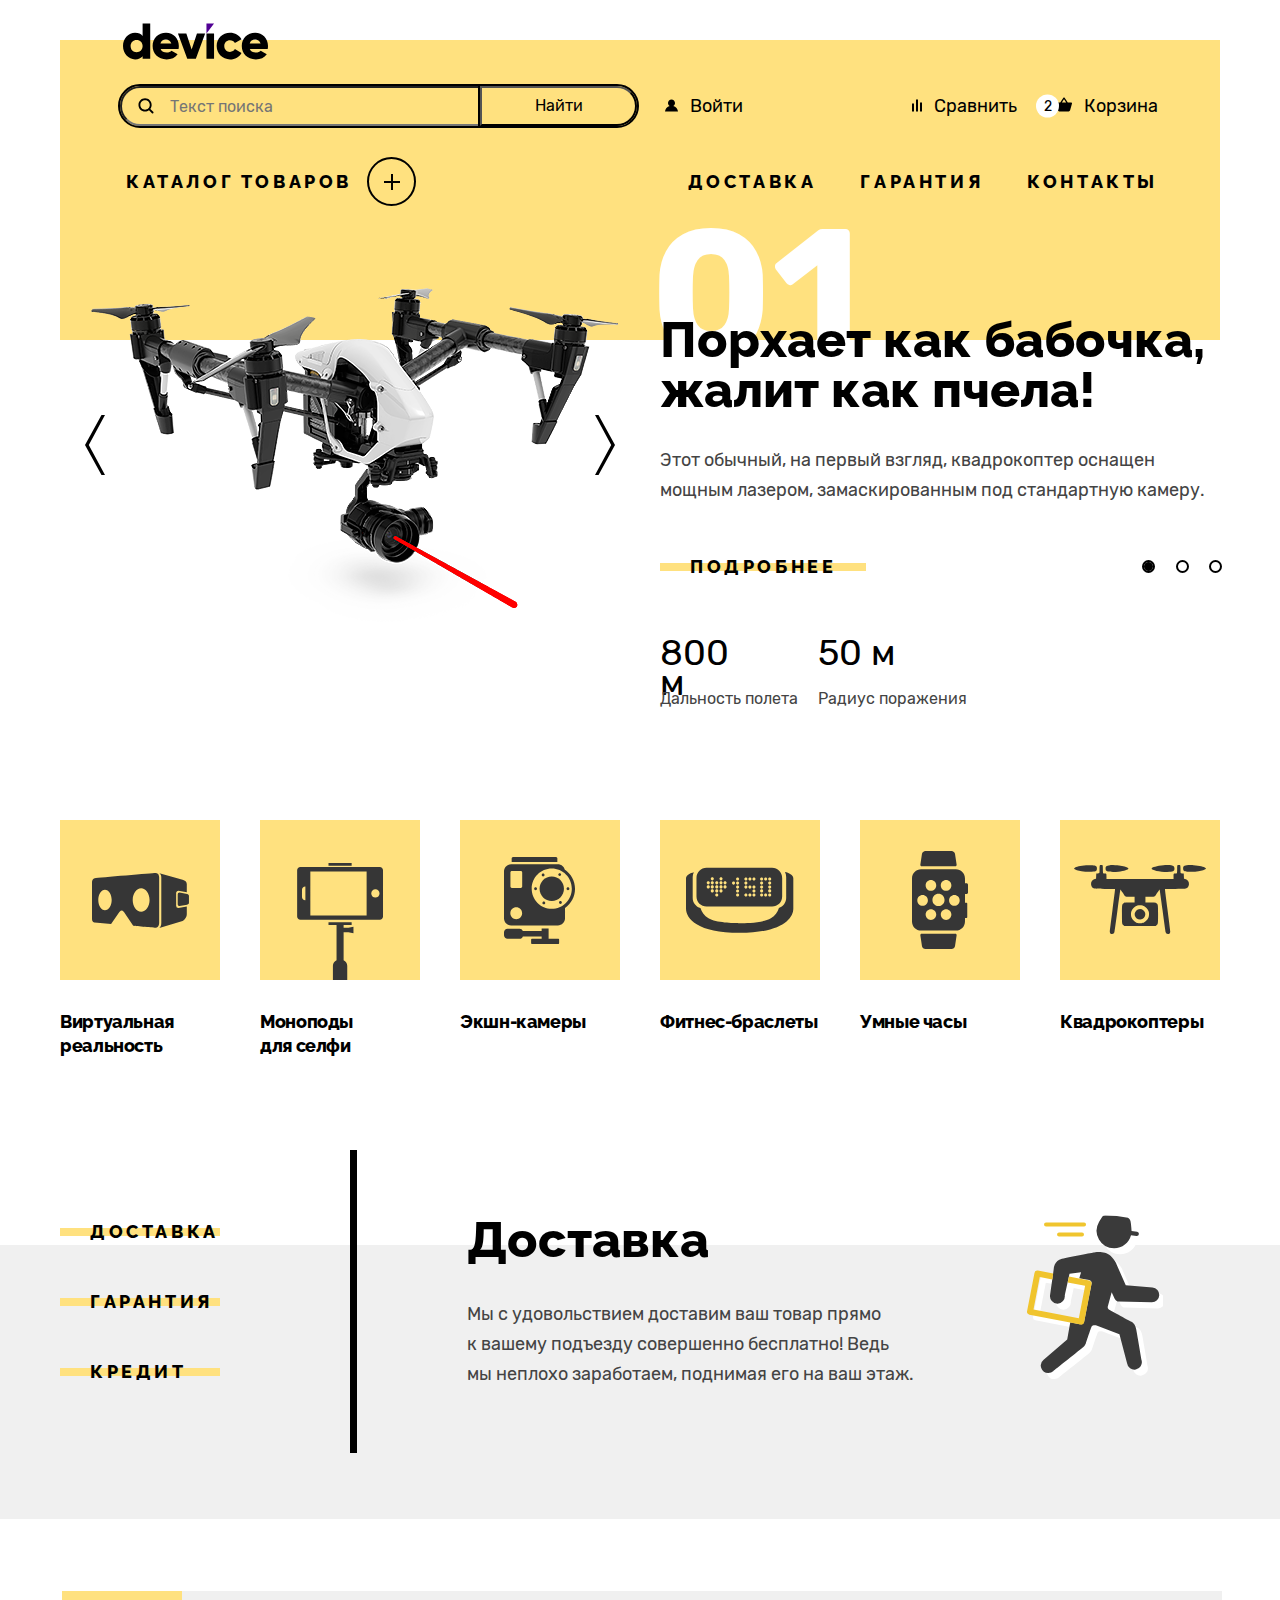
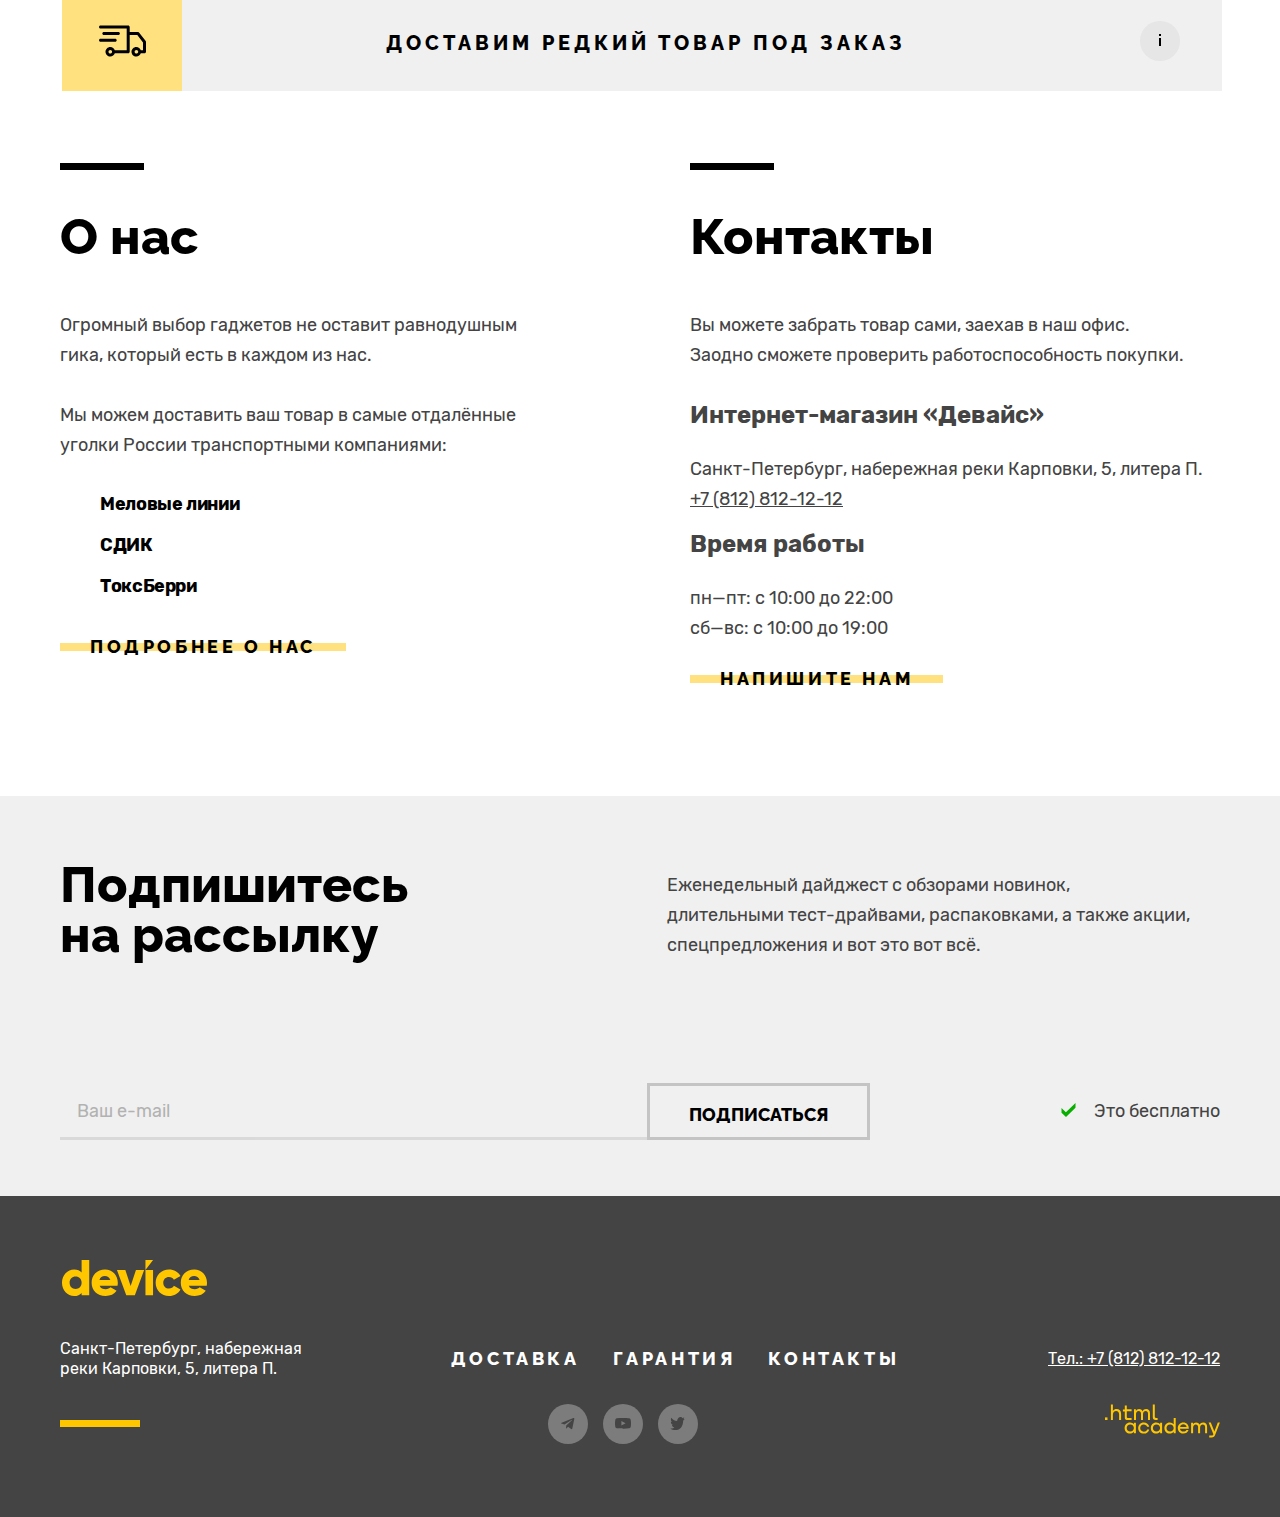
<file: index.html>
<!DOCTYPE html>
<html lang="ru">

<head>
  <meta charset="utf-8">
  <title>HTML Academy: Девайс</title>

  <link rel="stylesheet" href="styles/styles.css">
  <link rel="icon" href="favicon.ico">


</head>

<body>

  <!-- Header -->


  <header class="header">

    <div class="container">




      <a class="header-top" href="#">
        <img class="logo-navigation" src="images/logo-device.svg" width="145" height="37" alt="Logo device.">
      </a>


      <div class="header-middle">

        <div class="search-auth">

          <form class="search-form" action="https://echo.htmlacademy.ru/" method="get">
            <input class="field-search" placeholder="Текст поиска" type="text" name="search" id="search-text" required>
            <button class="search-button" type="submit">Найти</button>
          </form>


          <div class="auth auth--logged">
            <a class="navigation-login-link" href="#">Войти</a>
          </div>

          <div class="auth__logged">
            <a class="navigation-login-link login-name" href="#">Коля Петухов</a>

            <button type="button">Выйти</button>

          </div>
        </div>


        <ul class="navigation-user-list">

          <li class="navigation-user-item">
            <a class="navigation-user-link compare" href="#">Сравнить</a>

          </li>


          <li class="navigation-user-item">
            <a class="navigation-user-link basket" href="#">
              <span class="counte-badge">
                2
              </span>
              Корзина
            </a>
            <div class="popover popover-cart">

              <div class="popover-content">
                <h2 class="visually-hidden">Корзина</h2>

                <ul class="cart-items-list">
                  <li class="cart-item">
                    <img class="product-small" src="images/product-small-1.jpg" width="39" height="43" alt="Product.">



                    <p class="cart-item-title">Любительская<br> селфи-палка</p>

                    <button class="cart-item-button">
                      <svg width="10" height="11" viewBox="0 0 10 11" fill="none" xmlns="http://www.w3.org/2000/svg">
                        <path
                          d="M10 1.07584L9.09091 0.166748L5 4.25766L0.909091 0.166748L0 1.07584L4.09091 5.16675L0 9.25766L0.909091 10.1667L5 6.07584L9.09091 10.1667L10 9.25766L5.90909 5.16675L10 1.07584Z"
                          fill="white" />
                      </svg>

                      <span class="visually-hidden">Удалить из корзины</span>
                    </button>
                  </li>

                  <li class="cart-item">


                    <img class="product-small" src="images/product-small-2.jpg" width="39" height="43" alt="Product.">
                    <p class="cart-item-title">Профессиональная<br>
                      селфи-палка</p>

                    <button class="cart-item-button">
                      <svg width="10" height="11" viewBox="0 0 10 11" fill="none" xmlns="http://www.w3.org/2000/svg">
                        <path
                          d="M10 1.07584L9.09091 0.166748L5 4.25766L0.909091 0.166748L0 1.07584L4.09091 5.16675L0 9.25766L0.909091 10.1667L5 6.07584L9.09091 10.1667L10 9.25766L5.90909 5.16675L10 1.07584Z"
                          fill="white" />
                      </svg>

                      <span class="visually-hidden">Удалить из корзины</span>
                    </button>
                  </li>

                </ul>

                <div class="popover-result-1">
                  <span class="popover-result">Товаров: 2</span>
                  <span class="popover-amount">Сумма: 2000 ₽</span>
                </div>


              </div>

              <div class="button-popover-card">
                <a class="button button-popover" href="#">Открыть корзину</a>

              </div>




            </div>




          </li>

        </ul>

      </div>






      <div class="header-bottom">

        <nav class="navigation-catalog-toggler">
          <h2 class="visually-hidden">Navigation</h2>
          <button class="button-catalog-n" type="button">Каталог товаров
            <span class="catalog-n"></span>
            <span class="badge-catalog"></span>
          </button>


          <div class="menu-navigation">
            <ul class="menu-navigation-list">
              <li class="menu-navigation-item">
                <a class="menu-navigation-link" href="#">Виртуальная реальность</a>
              </li>
              <li class="menu-navigation-item">
                <a class="menu-navigation-link" href="#">Моноподы для cелфи</a>
              </li>
              <li class="menu-navigation-item">
                <a class="menu-navigation-link" href="catalog.html">Экшн-камеры</a>
              </li>
            </ul>



            <ul class="menu-navigation-list">
              <li class="menu-navigation-item">
                <a class="menu-navigation-link" href="#">Экшн-камеры</a>
              </li>
              <li class="menu-navigation-item">
                <a class="menu-navigation-link" href="#">Умные часы</a>
              </li>
            </ul>

            <ul class="menu-navigation-list">
              <li class="menu-navigation-item">
                <a class="menu-navigation-link" href="catalog.html">Квадрокоптеры</a>
              </li>


            </ul>
          </div>
        </nav>

        <ul class="servis-navigation-list">
          <li class="servis-navigation-item">
            <a class="navigation-link-servis" href="#">Доставка</a>
          </li>
          <li class="servis-navigation-item">
            <a class="navigation-link-servis" href="#">Гарантия</a>
          </li>
          <li class="servis-navigation-item">
            <a class="navigation-link-servis" href="catalog.html">Контакты</a>
          </li>
        </ul>

      </div>

    </div>
  </header>



  <main class="main">

    <section class="slider">


      <div class="container">
        <span class="text-number">01</span>

        <div class="gallery">
          <h2 class="gallery-title visually-hidden">Фотогалерея</h2>


          <div class="slider-wrapper">
            <img class="slider-image" src="images/slider-1.png" alt="Фото товара." width="560" height="560">

            <div class="slider-controls">
              <button class="slider-button " type="button">
                <span class="visually-hidden">Предыдущее фото</span>
              </button>
              <button class="slider-button slider-prev" type="button">
                <span class="visually-hidden">Следующее фото</span>
              </button>
            </div>



          </div>



        </div>

        <div class="slider-text">
          <h3 class="slider-title">Порхает как бабочка,<br>жалит как пчела!</h3>

          <p class="slider-description">Этот обычный, на первый взгляд, квадрокоптер оснащен<br>мощным лазером,
            замаскированным под стандартную камеру.
          </p>



          <div class="slider-choice">
            <button class="button-second">Подробнее</button>
            <div class="slider-pagination">
              <ol class="slider-pagination-list">
                <li class="slider-pagination-item">
                  <button class="slider-pagination-button slider-pagination-button-disabled" type="button">
                    <span class="visually-hidden">1 фото</span>
                  </button>
                </li>
                <li class="slider-pagination-item">
                  <button class="slider-pagination-button slider-pagination-button-invalid" type="button">
                    <span class="visually-hidden">2 фото</span>
                  </button>
                </li>
                <li class="slider-pagination-item">
                  <button class="slider-pagination-button slider-pagination-button-invalid" type="button">
                    <span class="visually-hidden">3 фото</span>
                  </button>
                </li>
              </ol>

            </div>

          </div>

          <div class="specifications">

            <div class="element">
              <b class="specifications-text">800 м</b>
              <p class="specifications-description">Дальность полета</p>
            </div>

            <div class="element">
              <b class="specifications-text">50 м</b>
              <p class="specifications-description">Радиус поражения</p>
            </div>
          </div>
        </div>

      </div>
    </section>













      <section class="catalog-all">
        <h2 class="visually-hidden">Каталог</h2>

        <div class="container">


          <ul class="catalog-all-list">



            <li class="catalog-all-item">

              <a class="catalog-all-link category-virtual" href="#">

                <h3 class="catalog-all-title">Виртуальная<br>
                  реальность</h3>

              </a>

            </li>

            <li class="catalog-all-item">
              <a class="catalog-all-link category-monopods" href="#">


                <h3 class="catalog-all-title">Моноподы<br>для селфи</h3>
              </a>
            </li>


            <li class="catalog-all-item">
              <a class="catalog-all-link category-camera" href="#">

                <h3 class="catalog-all-title">Экшн-камеры</h3>
              </a>
            </li>


            <li class="catalog-all-item">
              <a class="catalog-all-link category-bracelet" href="#">

                <h3 class="catalog-all-title">Фитнес-браслеты</h3>
              </a>
            </li>

            <li class="catalog-all-item">
              <a class="catalog-all-link category-smart" href="#">

                <h3 class="catalog-all-title">Умные часы</h3>
              </a>
            </li>

            <li class="catalog-all-item">
              <a class="catalog-all-link category-quadrocopter" href="#">

                <h3 class="catalog-all-title">Квадрокоптеры</h3>
              </a>
            </li>

          </ul>

        </div>
      </section>


      <section class="index-columns">
        <div class="container">
          <ul class="services-dilivery-list">

            <li class="services-dilivery-item services-dilivery-item--active">
              <button class="button-second dilivery-button">Доставка</button>
            </li>

            <li class="services-dilivery-item">
              <button class="button-second dilivery-button">Гарантия</button>
            </li>

            <li class="services-dilivery-item">
              <button class="button-second dilivery-button">Кредит</button>
            </li>

          </ul>



          <div class="dilivery">

                <h2 class="dilivery-title">Доставка</h2>
                <span class="dilivery-discription">Мы с удовольствием доставим ваш товар прямо<br>
                  к вашему подъезду совершенно бесплатно! Ведь<br>
                  мы неплохо заработаем, поднимая его на ваш этаж.</span>




          </div>
        </div>
      </section>






      <section class="dilivery-tool">
        <div class="container">
          <div class="dilivery-element">
            <span class="element-1 lorry"></span>


            <span class="dilivery-2">Доставим редкий товар под заказ</span>

            <div class="tooltip-f">
              <button class="tooltip-toggle" type="button"></button>


            </div>
          </div>
        </div>
      </section>




      <section class="contacts">
        <div class="container">

          <div class="logistics">
            <h2 class="contacts-title">О нас</h2>
            <p class="contacts-text">Огромный выбор гаджетов не оставит равнодушным<br> гика, который есть в каждом из
              нас.
            </p>

            <p class="contacts-text">Мы можем доставить ваш товар в самые отдалённые<br> уголки России транспортными
              компаниями:
            </p>
            <ul class="logistics-list">
              <li class="logistics-item">

                <b class="logistics-item-company">Меловые линии</b>
              </li>
              <li class="logistics-item">

                <b class="logistics-item-company">СДИК</b>
              </li>
              <li class="logistics-item">

                <b class="logistics-item-company">ТоксБерри</b>
              </li>

            </ul>

            <a class="button-second button-contacts" href="#">Подробнее о нас</a>
          </div>

          <div class="address">
            <h2 class="visually-hidden">contacts-address</h2>

            <div class="contacts-address">
              <h2 class="contacts-title">Контакты</h2>
              <p class="contacts-text">Вы можете забрать товар сами, заехав в наш офис.<br>
                Заодно сможете проверить работоспособность покупки.</p>
              <p class="contacts-subtitle">Интернет-магазин «Девайс»</p>
              <p class="contacts-address-text">Санкт-Петербург, набережная реки Карповки, 5, литера П.</p>
              <a class="contacts-phone" href="tel:+78128121212">+7 (812) 812-12-12</a>

              <p class="contacts-subtitle">Время работы</p>
              <ul class="contacts-schedule">
                <li class="contacts-schedule-item">пн—пт: с 10:00 до 22:00</li>
                <li class="contacts-schedule-item">сб—вс: с 10:00 до 19:00</li>
              </ul>
              <a class="button-second button-contacts" href="#">Напишите нам</a>
            </div>
          </div>
        </div>
      </section>

      <section class="subscribe">
        <div class="container">
          <section class="subscribe-information">
            <h2 class="appointment-title">Подпишитесь<br> на рассылку</h2>
            <p class="subscribe-text-1">Еженедельный дайджест с обзорами новинок,<br>
              длительными тест-драйвами, распаковками, а также акции,<br> спецпредложения и вот это вот всё.</p>
          </section>

          <div class="form-subscribe-line">

            <form class="form-subscribe" action="https://echo.htmlacademy.ru/" method="post">
              <input class="field-subscribe" placeholder="Ваш e-mail" type="email" name="subscribe-email"
                id="subscribe-email" required>
              <button class="subscribe-button" type="submit">ПОДПИСАТЬСЯ</button>
            </form>

            <div class="subscribe-index">

              <span class="subscribe-mark"></span>

              <span class="subscribe-text">Это бесплатно</span>

            </div>
          </div>
        </div>
      </section>



  </main>


  <!--Footer  -->

  <footer class="footer">
    <div class="container">

      <a class="logo-footer" href="index.html">
        <img class="logo-footer-img" src="images/logo-device-footer.svg" width="145" height="36" alt="Logo device.">
      </a>

      <div class="footer-middle">
        <address class="footer-contacts-address">
          <p class="about-text">Санкт-Петербург, набережная<br>
            реки Карповки, 5, литера П.</p>
        </address>
        <ul class="footer-navigation-list">
          <li class="footer-navigation-item">
            <a class="footer-navigation-link" href="#">Доставка</a>
          </li>
          <li class="footer-navigation-item">
            <a class="footer-navigation-link" href="#">Гарантия</a>
          </li>
          <li class="footer-navigation-item">
            <a class="footer-navigation-link" href="catalog.html">Контакты</a>
          </li>

        </ul>

        <a class="footer-phone-contacts" href="+78128121212">Тел.: +7 (812) 812-12-12</a>
      </div>

      <div class="footer-bottom">
        <ul class="footer-social-list">

          <li class="footer-social-item">

            <a class="footer-social-link" href="https://t.me/htmlacademy">
              <svg width="14" height="12" viewBox="0 0 14 12" xmlns="http://www.w3.org/2000/svg">
                <path d="M12.4431 0.0735832L0.623071 4.63158C-0.183596 4.95558 -0.178929 5.40558 0.475071
                  5.60625L3.50974 6.55292L10.5311 2.12292C10.8631 1.92092 11.1664 2.02958 10.9171 2.25092L5.2284
                  7.38492H5.22707L5.2284 7.38558L5.01907 10.5136C5.32574 10.5136 5.46107 10.3729 5.63307 10.2069L7.10707
                  8.77358L10.1731 11.0382C10.7384 11.3496 11.1444 11.1896 11.2851 10.5149L13.2977 1.02958C13.5037 0.203583 12.9824 -0.170417
                  12.4431 0.0735832Z" />
              </svg>


              <span class="visually-hidden">Telegram</span>

            </a>
          </li>

          <li class="footer-social-item">
            <a class="footer-social-link" href="https://www.youtube.com/user/htmlacademyru">
              <svg width="16" height="11" viewBox="0 0 16 11" xmlns="http://www.w3.org/2000/svg">
                <path d="M15.6671 1.67464C15.5765 1.35146 15.4 1.05887 15.1564 0.827973C14.9059 0.589975 14.5989 0.41973 14.2644
                0.333306C13.0124 0.00330585 7.99641 0.00330593 7.99641 0.00330593C5.9053 -0.0204856 3.8147 0.0841556 1.73641
                0.316639C1.40187 0.409448 1.09545 0.583497 0.844411 0.823306C0.597745 1.06064 0.419078 1.35331 0.325745
                1.67397C0.10154 2.8818 -0.00739387 4.1082 0.000411455 5.33664C-0.00758854 6.56397 0.101078 7.78997 0.325745
                8.99931C0.417078 9.31864 0.595078 9.60997 0.842411 9.84531C1.08974 10.0806 1.39774 10.2506 1.73641 10.3406C3.00508
                10.67 7.99641 10.67 7.99641 10.67C10.0902 10.6938 12.1835 10.5892 14.2644 10.3566C14.5989 10.2702 14.9059 10.1
                15.1564 9.86197C15.3999 9.63112 15.5762 9.33849 15.6664 9.01531C15.8965 7.80794 16.0083 6.58103 16.0004
                5.35197C16.0177 4.11771 15.906 2.88502 15.6671 1.67397V1.67464ZM6.40174 7.61931V3.05464L10.5751 5.33731L6.40174
                7.61931Z" />
              </svg>

              <span class="visually-hidden">Youtube</span>
            </a>

          </li>


          <li class="footer-social-item">
            <a class="footer-social-link" href="https://tw.com/htmlacademy">
              <svg width="15" height="15" viewBox="0 0 15 15" xmlns="http://www.w3.org/2000/svg">
                <path d="M9.7 0.155143C11.2 -0.344857 12.3 0.455143 12.9 1.25514C13.4 1.05514 14 0.855143 14.6 0.655143C14.6 1.45514
                  14.1 2.05514 13.8 2.25514C14.5 2.45514 15 1.85514 15 1.85514C14.9 2.75514 14.1 3.55514 13.6 3.75514C13.4
                  10.0551 10.8 14.1551 4.7 14.0551C4.2 14.0551 4.8 14.0551 4.3 14.0551C4 14.0551 0.6 13.6551 0 12.2551C2
                  12.4551 3.4 11.8551 4.1 11.1551C3.3 10.8551 1.7 10.7551 1.5 8.35514C1.8 8.55514 2 8.65514 2.6 8.55514C1.5
                  7.75514 0.3 7.05514 0.4 5.05514C0.7 5.35514 1.3 5.55514 1.6 5.45514C1
                  5.25514 -0.2 2.35514 0.8 0.855143C2.4 2.55514 4.1 4.25514 7.1 4.35514C7.3
                  2.25514 8.1 0.855143 9.7 0.155143Z" />
              </svg>


              <span class="visually-hidden">Twitter</span>
            </a>

          </li>


        </ul>


        <div class="footer-logo-developer">

          <a class="logo-developer-link" href="index.html">
            <img class="footer-logo-icon" src="images/logo-html-yellow.svg" width="115" height="34" alt="htmlacademy.">
          </a>
        </div>
      </div>

    </div>
  </footer>



</body>

</html>
</file>
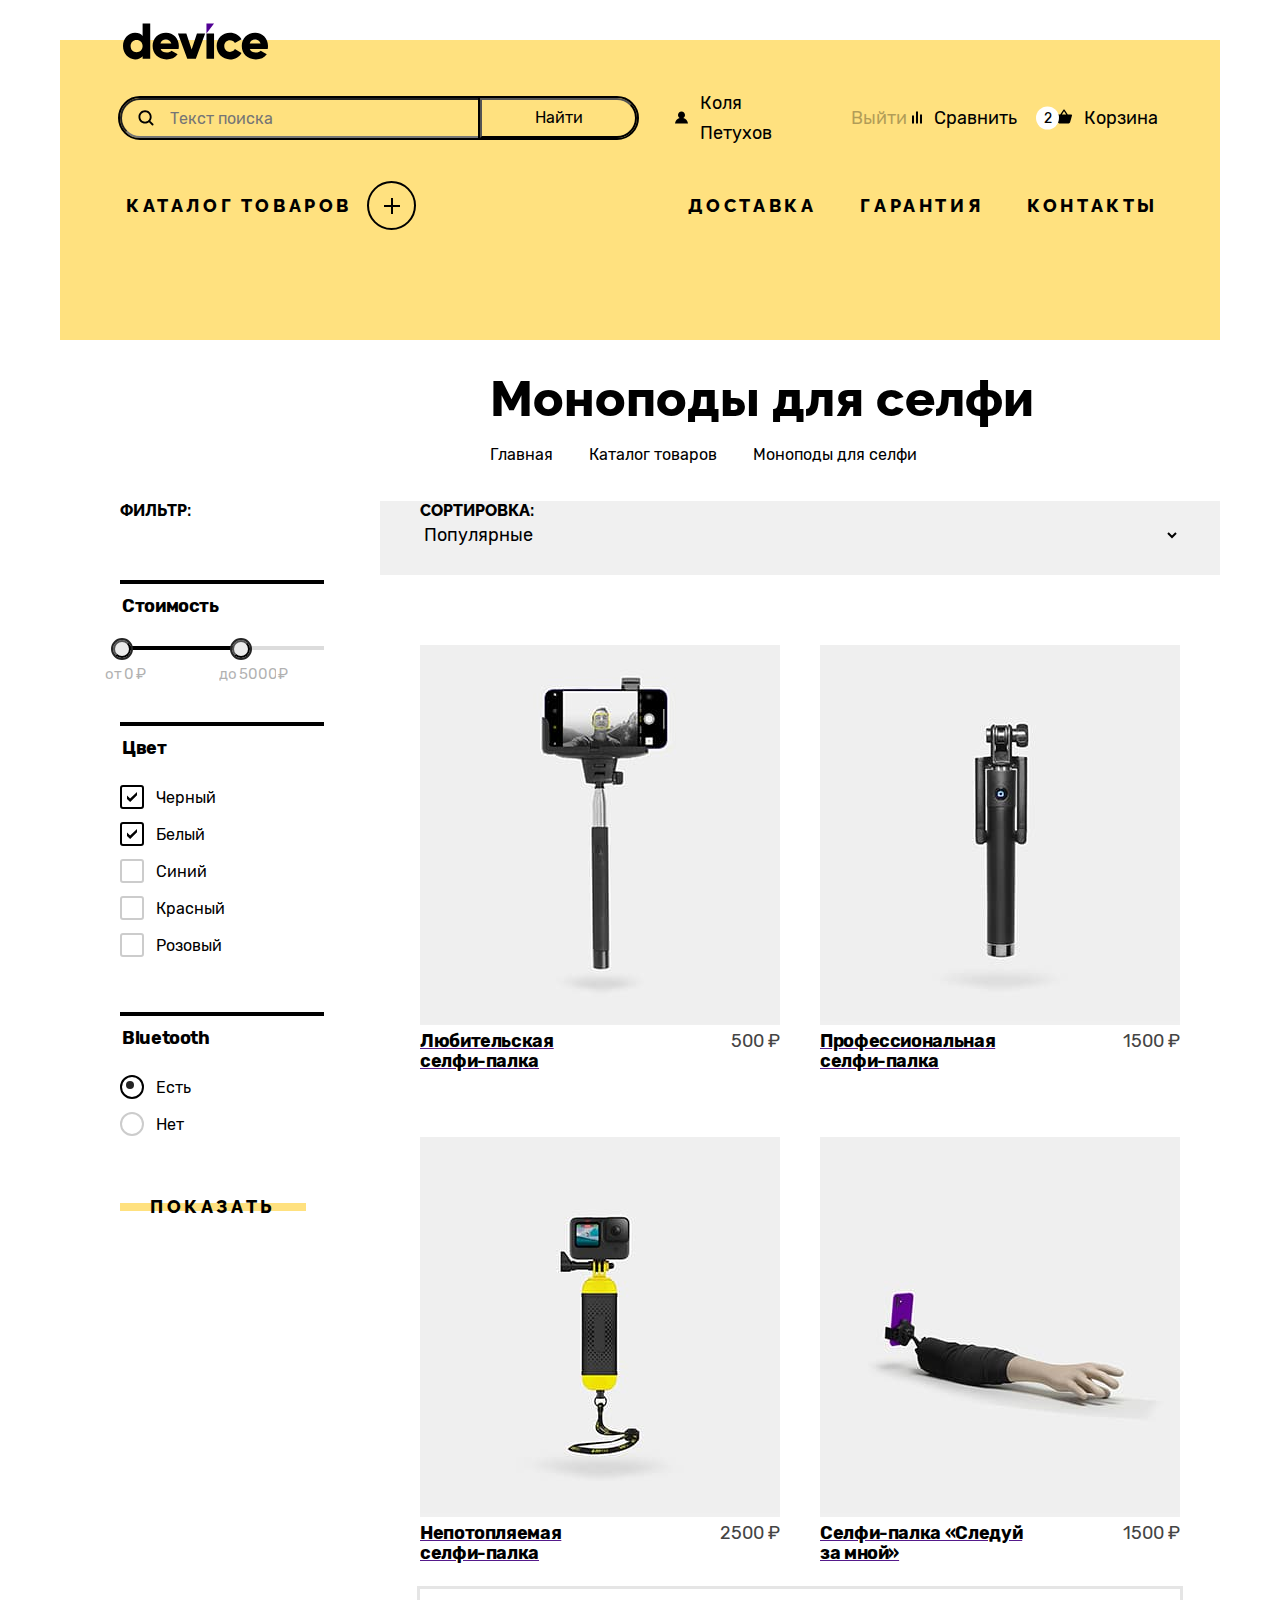
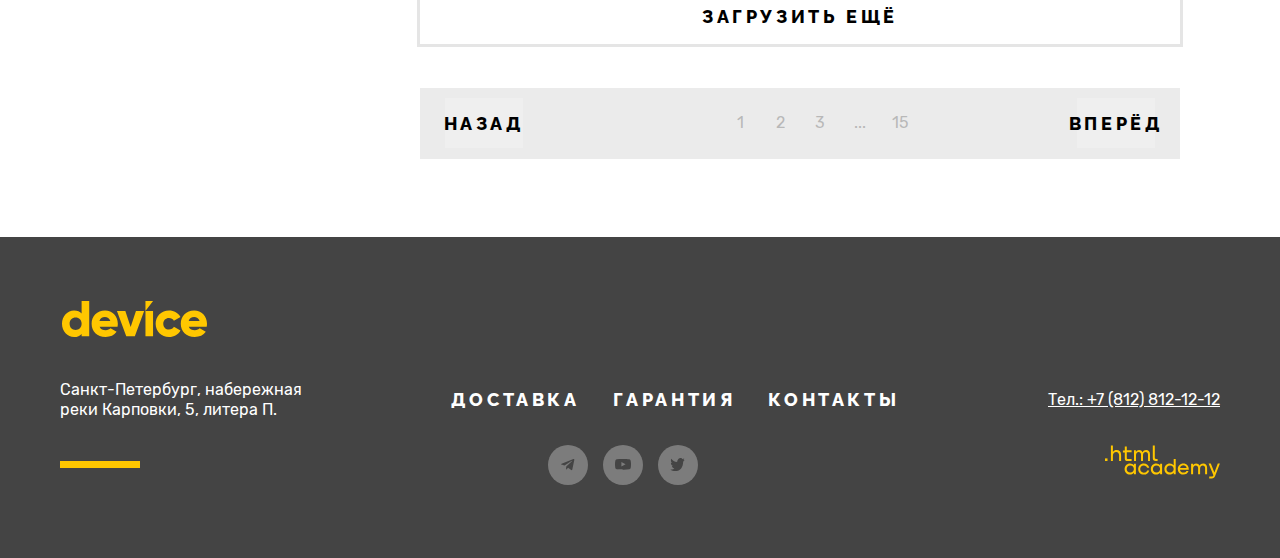
<file: catalog.html>
<!DOCTYPE html>
<html lang="ru">

<head>
  <meta charset="utf-8">
  <title>Каталог</title>
  <link rel="stylesheet" href="styles/styles.css">
  <link rel="icon" href="favicon.ico">
  <!--32*32-->
</head>

<body>


  <!-- Header -->

  <header class="header">


    <div class="container">



      <a class="header-top" href="index.html">
        <img class="logo-navigation" src="images/logo-device.svg" width="145" height="37" alt="Logo device.">
      </a>


      <div class="header-middle">

        <div class="search-auth">

          <form class="search-form" action="https://echo.htmlacademy.ru/" method="get">
            <input class="field-search" placeholder="Текст поиска" type="text" name="search" id="search-text" required>
            <button class="search-button" type="submit">Найти</button>
          </form>


          <div class="auth__logged">
            <a class="navigation-login-link" href="#">Войти</a>
          </div>

          <div class="auth-l auth--logged">
            <a class="navigation-login-link login-name" href="#">Коля Петухов</a>

            <button class="navigation-login-button">Выйти</button>

          </div>
        </div>


        <ul class="navigation-user-list">

          <li class="navigation-user-item">
            <a class="navigation-user-link compare" href="#">Сравнить</a>

          </li>


          <li class="navigation-user-item">
            <a class="navigation-user-link basket" href="#">
              <span class="counte-badge">
                2
              </span>
              Корзина
            </a>
          </li>

        </ul>

      </div>


      <div class="popover popover-cart">

        <div class="popover-content">
          <h2 class="visually-hidden">Корзина</h2>

          <ul class="cart-items-list">
            <li class="cart-item">
              <img class="product-small" src="images/product-small-1.jpg" width="39" height="43" alt="Product.">



              <p class="cart-item-title">Любительская<br> селфи-палка</p>

              <button class="cart-item-button">
                <svg width="10" height="11" viewBox="0 0 10 11" fill="none" xmlns="http://www.w3.org/2000/svg">
                  <path
                    d="M10 1.07584L9.09091 0.166748L5 4.25766L0.909091 0.166748L0 1.07584L4.09091 5.16675L0 9.25766L0.909091 10.1667L5 6.07584L9.09091 10.1667L10 9.25766L5.90909 5.16675L10 1.07584Z"
                    fill="white" />
                </svg>

                <span class="visually-hidden">Удалить из корзины</span>
              </button>
            </li>

            <li class="cart-item">


              <img class="product-small" src="images/product-small-2.jpg" width="39" height="43" alt="Product.">
              <p class="cart-item-title">Профессиональная<br>
                селфи-палка</p>

              <button class="cart-item-button">
                <svg width="10" height="11" viewBox="0 0 10 11" fill="none" xmlns="http://www.w3.org/2000/svg">
                  <path
                    d="M10 1.07584L9.09091 0.166748L5 4.25766L0.909091 0.166748L0 1.07584L4.09091 5.16675L0 9.25766L0.909091 10.1667L5 6.07584L9.09091 10.1667L10 9.25766L5.90909 5.16675L10 1.07584Z"
                    fill="white" />
                </svg>

                <span class="visually-hidden">Удалить из корзины</span>
              </button>
            </li>

          </ul>

          <div class="popover-result-1">
            <span class="popover-result">Товаров: 2</span>
            <span class="popover-amount">Сумма: 2000 ₽</span>
          </div>


        </div>

        <div class="button-popover-card">
          <a class="button button-popover" href="#">Открыть корзину</a>

        </div>




      </div>








      <div class="header-bottom">

        <nav class="navigation-catalog-toggler">
          <h2 class="visually-hidden">Navigation</h2>
          <button class="button-catalog-n" type="button">
            <span class="catalog-n">Каталог товаров</span>
            <span class="badge-catalog"></span>
          </button>
          <div class="menu-navigation">
            <ul class="menu-navigation-list">
              <li class="menu-navigation-item">
                <a class="menu-navigation-link" href="#">Виртуальная реальность</a>
              </li>
              <li class="menu-navigation-item">
                <a class="menu-navigation-link" href="#">Моноподы для cелфи</a>
              </li>
              <li class="menu-navigation-item">
                <a class="menu-navigation-link" href="catalog.html">Экшн-камеры</a>
              </li>
            </ul>



            <ul class="menu-navigation-list">
              <li class="menu-navigation-item">
                <a class="menu-navigation-link" href="#">Экшн-камеры</a>
              </li>
              <li class="menu-navigation-item">
                <a class="menu-navigation-link" href="#">Умные часы</a>
              </li>
            </ul>

            <ul class="menu-navigation-list">
              <li class="menu-navigation-item">
                <a class="menu-navigation-link" href="catalog.html">Квадрокоптеры</a>
              </li>


            </ul>
          </div>












        </nav>

        <ul class="servis-navigation-list">
          <li class="servis-navigation-item">
            <a class="navigation-link-servis" href="#">Доставка</a>
          </li>
          <li class="servis-navigation-item">
            <a class="navigation-link-servis" href="#">Гарантия</a>
          </li>
          <li class="servis-navigation-item">
            <a class="navigation-link-servis" href="catalog.html">Контакты</a>
          </li>
        </ul>

      </div>
    </div>

  </header>









  <main class="main-inner">

    <div class="container">
      <section class="inner-header-breadcrumbs">

        <h1 class="name-product-title">Моноподы для селфи</h1>

        <ul class="breadcrumbs-list">
          <li class="breadcrumbs-item">
            <a class="breadcrumbs-link" href="index.html">Главная</a>
          </li>

          <li class="breadcrumbs-item">
            <a class="breadcrumbs-link" href="index.html">Каталог товаров</a>
          </li>

          <li class="breadcrumbs-item">
            <a class="breadcrumbs-link" href="index.html">Моноподы для селфи</a>
          </li>

        </ul>
      </section>





      <div class="page-container">


        <div class="catalog-inner">

          <!-- Список товаров -->
          <section class="catalog-products">

            <h2 class="products-filter-title">фильтр:</h2>

            <span class="element-filter-1"></span>


            <!-- Фильтрация -->

            <form class="catalog-filter" action="https://echo.htmlacademy.ru/" method="get">
              <fieldset class="catalog-filter-group">
                <legend class="catalog-filter-title">Стоимость</legend>


                <div class="range">
                  <div class="range-scale">
                    <div class="range-bar" style="left: 0px; width: 119px">
                      <button class="range-toggle toggle-min">
                        <span class="visually-hidden">Изменить минимальную цену.</span>
                      </button>
                      <button class="range-toggle toggle-max">
                        <span class="visually-hidden">Изменить максимальную цену.</span>
                      </button>
                    </div>
                  </div>

                  <div class="range-wrapper-inputs">
                    <label class="catalog-filter-label">
                      от <input class="range-input" type="number" value="0" name="min-price"> ₽
                    </label>
                    <label class="catalog-filter-label">
                      до <input class="range-input" type="number" value="5000" name="max-price" style="width: 37px"> ₽
                    </label>
                  </div>
                </div>
              </fieldset>




              <span class="element-filter-1"></span>

              <fieldset class="catalog-filter-group">
                <legend class="catalog-filter-title">Цвет</legend>

                <ul class="catalog-filter-list">

                  <li class="catalog-filter-item">
                    <label class="control">
                      <input class="visually-hidden control-input" type="checkbox" name="Черный" checked>
                      <span class="control-mark"></span>
                      <span class="control-label">Черный</span>

                    </label>
                  </li>

                  <li class="catalog-filter-item">
                    <label class="control">
                      <input class="visually-hidden control-input" type="checkbox" name="Черный" checked>
                      <span class="control-mark"></span>
                      <span class="control-label">Белый</span>

                    </label>
                  </li>

                  <li class="catalog-filter-item">
                    <label class="control">
                      <input class="visually-hidden control-input" type="checkbox" name="Синий" disabled>
                      <span class="control-mark"></span>
                      <span class="control-label">Синий</span>

                    </label>
                  </li>

                  <li class="catalog-filter-item">
                    <label class="control">
                      <input class="visually-hidden control-input" type="checkbox" name="Красный" disabled>
                      <span class="control-mark"></span>
                      <span class="control-label">Красный</span>

                    </label>
                  </li>

                  <li class="catalog-filter-item">
                    <label class="control">
                      <input class="visually-hidden control-input" type="checkbox" name="Розовый" disabled>
                      <span class="control-mark"></span>
                      <span class="control-label">Розовый</span>

                    </label>
                  </li>
                </ul>
              </fieldset>

              <span class="element-filter-1"></span>

              <fieldset class="catalog-filter-group">
                <legend class="catalog-filter-title">Bluetooth</legend>

                <ul class="catalog-filter-list">
                  <li class="catalog-filter-item">
                    <label class="control">
                      <input class="visually-hidden control-input" type="radio" name="Есть" checked>
                      <span class="control-mark"></span>
                      <span class="control-label">Есть</span>

                    </label>
                  </li>

                  <li class="catalog-filter-item">
                    <label class="control">
                      <input class="visually-hidden control-input" type="radio" name="Нет" disabled>
                      <span class="control-mark"></span>
                      <span class="control-label">Нет</span>

                    </label>
                  </li>
                </ul>

              </fieldset>


              <button class="button-second" type="submit">Показать</button>
            </form>


          </section>



          <div class="catalog-right-column">

            <div class="filter-group">

              <span class="filter-text">сортировка:</span>

              <select class="select-control" aria-label="Сортировка">
                <option value="popular">Популярные</option>
                <option value="cheap">Дешёвые</option>
                <option value="expensive">Дорогие</option>
              </select>
            </div>

            <div class="product-container">
              <ul class="product-list">
                <li class="product-card">
                  <a class="product-card-image-link" href="product.html">
                    <img class="product-card-image" src="images/product-1.jpg" width="360" height="380"
                      alt="Любительская селфи-палка"></a>

                  <div class="product-card-content">
                    <a class="product-card-title-link" href="">
                      <h3 class="product-card-title">Любительская<br>
                        селфи-палка</h3>
                    </a>
                    <b class="product-card-price">500 ₽</b>
                  </div>

                </li>

                <li class="product-card">
                  <a class="product-card-image-link" href="product.html">
                    <img class="product-card-image" src="images/product-2.jpg" width="360" height="380"
                      alt="Профессиональная селфи-палка">
                  </a>

                  <div class="product-card-content">
                    <a class="product-card-title-link" href="">
                      <h3 class="product-card-title">Профессиональная<br> селфи-палка</h3>
                    </a>
                    <b class="product-card-price">1500 ₽</b>
                  </div>

                </li>

                <li class="product-card">
                  <a class="product-card-image-link" href="product.html">
                    <img class="product-card-image" src="images/product-3.jpg" width="360" height="380" alt="Непотопляемая
                    селфи-палка"></a>

                  <div class="product-card-content">
                    <a class="product-card-title-link" href="">
                      <h3 class="product-card-title">Непотопляемая<br>
                        селфи-палка</h3>
                    </a>
                    <b class="product-card-price">2500 ₽</b>
                  </div>

                </li>

                <li class="product-card">
                  <a class="product-card-image-link" href="product.html">
                    <img class="product-card-image" src="images/product-4.jpg" width="360" height="380"
                      alt="Селфи-палка «Следуй за мной»"></a>

                  <div class="product-card-content">
                    <a class="product-card-title-link" href="">
                      <h3 class="product-card-title">Селфи-палка «Следуй<br> за мной»</h3>
                    </a>

                    <b class="product-card-price">1500 ₽</b>
                  </div>

                </li>
              </ul>

              <button class="button button-download-more" type="button">Загрузить ещЁ</button>



              <div class="pagination-container">

                <button class="pagination-prev pagination-button-disabled">Назад</button>

                <ul class="pagination-list">
                  <li class="pagination-item">

                    <a class="pagination-link pagination-disabled" href="#">1</a>
                  </li>
                  <li class="pagination-item">
                    <a class="pagination-link pagination-disabled" href="#">2</a>
                  </li>
                  <li class="pagination-item">
                    <a class="pagination-link pagination-disabled" href="#">3</a>
                  </li>

                  <li class="pagination-item">
                    <a class="pagination-link pagination-disabled" href="#">...</a>
                  </li>
                  <li class="pagination-item">
                    <a class="pagination-link pagination-disabled" href="#">15</a>
                  </li>
                </ul>


                <button class="pagination-next pagination-button-disabled">Вперёд</button>

              </div>

            </div>
          </div>
        </div>
      </div>
    </div>
  </main>


  <!--Footer  -->

  <footer class="footer">
    <div class="container">

      <a class="logo-footer" href="index.html">
        <img class="logo-footer-img" src="images/logo-device-footer.svg" width="145" height="36" alt="Logo device.">
      </a>

      <div class="footer-middle">
        <address class="footer-contacts-address">
          <p class="about-text">Санкт-Петербург, набережная<br>
            реки Карповки, 5, литера П.</p>
        </address>
        <ul class="footer-navigation-list">
          <li class="footer-navigation-item">
            <a class="footer-navigation-link" href="#">Доставка</a>
          </li>
          <li class="footer-navigation-item">
            <a class="footer-navigation-link" href="#">Гарантия</a>
          </li>
          <li class="footer-navigation-item">
            <a class="footer-navigation-link" href="catalog.html">Контакты</a>
          </li>

        </ul>

        <a class="footer-phone-contacts" href="+78128121212">Тел.: +7 (812) 812-12-12</a>
      </div>

      <div class="footer-bottom">
        <ul class="footer-social-list">

          <li class="footer-social-item">

            <a class="footer-social-link" href="https://t.me/htmlacademy">
              <svg width="14" height="12" viewBox="0 0 14 12" xmlns="http://www.w3.org/2000/svg">
                <path d="M12.4431 0.0735832L0.623071 4.63158C-0.183596 4.95558 -0.178929 5.40558 0.475071
                5.60625L3.50974 6.55292L10.5311 2.12292C10.8631 1.92092 11.1664 2.02958 10.9171 2.25092L5.2284
                7.38492H5.22707L5.2284 7.38558L5.01907 10.5136C5.32574 10.5136 5.46107 10.3729 5.63307 10.2069L7.10707
                8.77358L10.1731 11.0382C10.7384 11.3496 11.1444 11.1896 11.2851 10.5149L13.2977 1.02958C13.5037 0.203583 12.9824 -0.170417
                12.4431 0.0735832Z" />
              </svg>


              <span class="visually-hidden">Telegram</span>

            </a>
          </li>

          <li class="footer-social-item">
            <a class="footer-social-link" href="https://www.youtube.com/user/htmlacademyru">
              <svg width="16" height="11" viewBox="0 0 16 11" xmlns="http://www.w3.org/2000/svg">
                <path d="M15.6671 1.67464C15.5765 1.35146 15.4 1.05887 15.1564 0.827973C14.9059 0.589975 14.5989 0.41973 14.2644
              0.333306C13.0124 0.00330585 7.99641 0.00330593 7.99641 0.00330593C5.9053 -0.0204856 3.8147 0.0841556 1.73641
              0.316639C1.40187 0.409448 1.09545 0.583497 0.844411 0.823306C0.597745 1.06064 0.419078 1.35331 0.325745
              1.67397C0.10154 2.8818 -0.00739387 4.1082 0.000411455 5.33664C-0.00758854 6.56397 0.101078 7.78997 0.325745
              8.99931C0.417078 9.31864 0.595078 9.60997 0.842411 9.84531C1.08974 10.0806 1.39774 10.2506 1.73641 10.3406C3.00508
              10.67 7.99641 10.67 7.99641 10.67C10.0902 10.6938 12.1835 10.5892 14.2644 10.3566C14.5989 10.2702 14.9059 10.1
              15.1564 9.86197C15.3999 9.63112 15.5762 9.33849 15.6664 9.01531C15.8965 7.80794 16.0083 6.58103 16.0004
              5.35197C16.0177 4.11771 15.906 2.88502 15.6671 1.67397V1.67464ZM6.40174 7.61931V3.05464L10.5751 5.33731L6.40174
              7.61931Z" />
              </svg>

              <span class="visually-hidden">Youtube</span>
            </a>

          </li>


          <li class="footer-social-item">
            <a class="footer-social-link" href="https://tw.com/htmlacademy">
              <svg width="15" height="15" viewBox="0 0 15 15" xmlns="http://www.w3.org/2000/svg">
                <path d="M9.7 0.155143C11.2 -0.344857 12.3 0.455143 12.9 1.25514C13.4 1.05514 14 0.855143 14.6 0.655143C14.6 1.45514
                14.1 2.05514 13.8 2.25514C14.5 2.45514 15 1.85514 15 1.85514C14.9 2.75514 14.1 3.55514 13.6 3.75514C13.4
                10.0551 10.8 14.1551 4.7 14.0551C4.2 14.0551 4.8 14.0551 4.3 14.0551C4 14.0551 0.6 13.6551 0 12.2551C2
                12.4551 3.4 11.8551 4.1 11.1551C3.3 10.8551 1.7 10.7551 1.5 8.35514C1.8 8.55514 2 8.65514 2.6 8.55514C1.5
                7.75514 0.3 7.05514 0.4 5.05514C0.7 5.35514 1.3 5.55514 1.6 5.45514C1
                5.25514 -0.2 2.35514 0.8 0.855143C2.4 2.55514 4.1 4.25514 7.1 4.35514C7.3
                2.25514 8.1 0.855143 9.7 0.155143Z" />
              </svg>


              <span class="visually-hidden">Twitter</span>
            </a>

          </li>


        </ul>


        <div class="footer-logo-developer">

          <a class="logo-developer-link" href="index.html">
            <img class="footer-logo-icon" src="images/logo-html-yellow.svg" width="115" height="34" alt="htmlacademy.">
          </a>
        </div>
      </div>

    </div>
  </footer>






</body>

</html>
</file>
<file: styles/styles.css>
@font-face {
  font-family: "raleway";
  font-weight: 800;
  font-style: normal;
  src: url("../fonts/raleway/raleway-800.woff2") format("woff2");
  font-display: swap;
}

@font-face {
  font-family: "rubik";
  font-weight: 400;
  font-style: normal;
  src: url("../fonts/rubik/rubik-400.woff2") format("woff2");
  font-display: swap;
}

@font-face {
  font-family: "rubik";
  font-weight: 700;
  font-style: normal;
  src: url("../fonts/rubik/rubik-700.woff2") format("woff2");
  font-display: swap;
}


html {
  height: 100%;
}


body {
  margin: 0;
  display: flex;
  flex-direction: column;
  min-height: 100%;
  font-family: "rubik", sans-serif;
  font-size: 22px;
  line-height: 26px;
  color: #000000;
  background-color: #FFFFFF;

}

. {
  margin: 0;
  padding: 0;
  box-sizing: border-box;
  line-height: 1;

}


.container {
  max-width: 1160px;
  margin: 0 auto;
  width: 100%;
}

.header .container {
  padding: 0 60px;
  max-width: 1160px;
  margin: 0 auto;
  box-sizing: border-box;
  background-color: #FFE17F;
}

/*
.header-container-inner {
  width: 1160px;
  margin: 0 auto;

  padding: 0 60px 20px;
  box-sizing: border-box;
  background-color: #FFE17F;


}
*/


.header {
  display: flex;

  margin-top: 40px;
  min-height: 300px;
}




.logo {
  margin: -20px;
}


.button {

  font-family: 'Raleway', sans-serif;
  font-style: normal;
  font-weight: 800;
  font-size: 18px;
  line-height: 21px;
  text-align: center;
  color: #000000;
  border: none;
  text-decoration: none;
  text-transform: uppercase;
  letter-spacing: 0.2em;
  cursor: pointer;
  background-color: transparent;
  border: none;


}


.button-second {
  cursor: pointer;
  position: relative;
  font-family: 'Raleway', sans-serif;
  font-style: normal;
  font-weight: 800;
  font-size: 18px;
  line-height: 21px;
  text-align: center;
  letter-spacing: 0.2em;
  color: #000000;
  border: none;
  text-decoration: none;
  text-transform: uppercase;
  background-color: transparent;
  min-width: 153px;
  min-height: 20px;
  padding: 5px 30px;
  box-sizing: border-box;
  outline: 2px solid transparent;
  z-index: 1;
}

.button-second::after {

  position: absolute;
  left: 0%;
  right: 0%;
  top: 40%;
  z-index: -1;
  background: #FFE17F;
  content: "";
  width: 100%;
  height: 8px;

}

.button-second:hover::after {
  background-color: transparent;

}

.button-second:active:after {
  background-color: transparent;

}

.button-second:hover {
  background-color: #FFE17F;


}

.button-second:active {
  background-color: #FFCC33;
  color: #000000;

}

.button-second:focus {
  outline: 2px solid #AF4FFF;


}


.button-second:disabled {
  opacity: 0.6;


}



.slider-button {
  width: 20px;
  height: 60px;
  color: #000000;
  background-color: transparent;
  border: none;
  cursor: pointer;
  background-image: url("../images/arrow-slider.svg");
  background-position: center;
  background-repeat: no-repeat;
}

.slider-button:hover {
  opacity: 0.6;
}

.slider-button:active {
  opacity: 0.3;
}

.slider-button:focus {
  color: #000000;
}

.slider-prev {
  transform: rotate(180deg);
}







.slider {
  height: 560px;
  margin-top: -150px;

}


.text-number {
  content: "";
  position: absolute;
  right: 380px;
  top: 280px;
  font-family: 'Rubik', sans-serif;
  font-style: normal;
  font-weight: 700;
  font-size: 180px;
  line-height: 30px;
  color: #FFFFFF;
  width: 250px;
  height: 135px;
  z-index: 1;
}


.slider .container {
  display: flex;
  box-sizing: border-box;
  justify-content: space-between;

  margin-top: 0;

}




.slider-text {
  display: flex;
  flex-direction: column;
  padding-top: 125px;
  margin: 0;
  justify-content: flex-start;
  width: 560px;
  min-height: 450px;
  z-index: 2;
}

.slider-title {
  font-family: 'Raleway', sans-serif;
  font-style: normal;
  font-weight: 800;
  font-size: 50px;
  line-height: 50px;
  color: #000000;
  margin: 0 0 30px;

  padding: 0;
}

.slider-description {
  margin: 0 0 35px;
  padding: 0;
  font-family: 'Rubik', sans-serif;
  font-style: normal;
  font-weight: 400;
  font-size: 18px;
  line-height: 30px;
  color: #444444;


}



.slider-choice {
  display: flex;
  flex-direction: row;
  justify-content: space-between;
  align-items: center;
  margin-bottom: 15px;
  box-sizing: border-box;

}



.specifications {
  display: flex;
  flex-direction: row;
  align-items: flex-start;
  padding: 0px;
  margin-top: 30px;

}

.element {
  display: flex;
  flex-direction: column;
  align-items: flex-start;
  padding: 0px;
  margin-right: 20px;

}

.specifications-text {
  width: 102px;
  height: 30px;

  font-family: 'Rubik', sans-serif;
  font-style: normal;
  font-weight: 400;
  font-size: 36px;
  line-height: 30px;
  color: #000000;
  flex: none;
  order: 0;
  flex-grow: 0;


}

.specifications-description {

  height: 30px;

  font-family: 'Rubik', sans-serif;
  font-style: normal;
  font-weight: 400;
  font-size: 16px;
  line-height: 30px;

  color: #444444;
  flex: none;
  order: 1;
  flex-grow: 0;

}

.catalog-choice {
  display: flex;
}

.gallery {
  width: 560px;
  height: 560px;



}

.header-navigation-catalog {
  display: flex;
  justify-content: space-between;
  width: 1040px;
  margin-top: 50px;

}

.catalog {
  display: flex;
  justify-content: space-between;

  margin-top: 50px;

}

.header-bottom {
  display: flex;
  justify-content: space-between;
  align-items: center;

}

.servis-navigation-item:not(:last-child) {
  margin-right: 40px;
  padding: 0;

}

.navigation-catalog-toggler {

  display: flex;
  align-items: center;


}


.catalog-navigation-item {
  margin: 0;
  padding: 0;



}

/*
.catalog-n {
  display: inline-block;
  font-family: "Raleway", sans-serif;
  font-weight: 800;
  font-size: 18px;
  line-height: 21px;
  letter-spacing: 0.2em;
  text-transform: uppercase;

  box-sizing: border-box;

  position: relative;
  transition: opacity 0.2s ease-in;
  border: none
}
*/


.button-catalog-n {
  display: flex;
  align-items: center;
  justify-content: flex-start;
  background-color: transparent;
  border: none;
  cursor: pointer;

  font-family: "Raleway", sans-serif;
  font-weight: 800;
  font-size: 18px;
  line-height: 21px;
  letter-spacing: 0.2em;
  text-transform: uppercase;

  box-sizing: border-box;

  position: relative;
  transition: opacity 0.2s ease-in;
  border: none
}

.button-catalog:hover {
  cursor: pointer;
  opacity: 1;
}



.badge-catalog {
  position: relative;
  margin-top: auto;
  margin-bottom: auto;
  border: 2px solid black;
  width: 45px;
  height: 45px;
  border-radius: 50%;
  margin-left: 15px;
}

.badge-catalog::before {
  content: "";
  position: absolute;
  top: 0;
  bottom: 0;
  left: 0;
  right: 0;
  margin: auto;
  width: 16px;
  height: 2px;
  background-color: black;
}

.badge-catalog::after {
  content: "";
  position: absolute;
  top: 0;
  bottom: 0;
  left: 0;
  right: 0;
  margin: auto;
  width: 16px;
  height: 2px;
  transform: rotate(90deg);
  transition: transform 0.2s ease-in;
  background-color: black;

}

.button-catalog:hover .badge-catalog::after {
  transform: rotate(0deg);


}



.search-form {
  display: flex;
  justify-content: space-between;
  width: 517px;
  flex: none;
  order: 0;
  flex-grow: 0;
  padding: 0;
  margin-right: 26px;



}

.auth-l {
  display: flex;
  justify-content: space-between;
  align-items: center;

}

.auth__logged {
  display: none;


}

.auth__logged .auth--logged {
  display: flex;


}



.auth__logged .navigation-login-link {
  margin-right: 28px;

}


.auth__logged button {
  cursor: pointer;
  background-color: transparent;
  border: none;
}


.field-search {
  background-image: url("../images/search-8.svg");
  background-repeat: no-repeat;
  background-position: left 16px center;
  background-size: 16px 16px;
  font-family: 'Rubik', sans-serif;
  font-style: normal;
  font-weight: 400;
  font-size: 16px;
  line-height: 20px;
  background-color: transparent;
  width: 360px;
  height: 40px;

  flex: none;

  align-items: center;
  padding: 5px 48px;
  box-sizing: border-box;

  outline: 2px solid #000000;
  border-radius: 50px 0px 0px 50px;
  margin: 0;
  flex-grow: 1;
}


.field-search:focus-within {
  border: 2px solid #AF4FFF;
}



/* Range */
.range-scale {
  display: block;
  position: relative;
  border: 2px solid #DCDCDC;
  width: 200px;
  margin-bottom: 15px;

}

.range-bar {
  position: absolute;
  outline: 2px solid #000000;
}


.range-toggle {
  position: absolute;
  width: 18px;
  height: 18px;
  background: #EBEBEB;
  outline: 2px solid #242424;
  border-radius: 50%;
  cursor: pointer;
}

.range-toggle:hover,
.range-toggle:focus {
  background: #EBEBEB;
  outline: 2px solid #000000;
}

.range-toggle:active {
  background: #000000;
  outline: 2px solid #000000;


}


.range-toggle:focus {

  display: block;
  width: 22px;
  height: 22px;
  outline: 2px solid #AF4FFF;
}



.toggle-min {
  top: -8px;
  left: -9px;
}

.toggle-max {
  top: -8px;
  right: -9px;
}

.range-wrapper-inputs {
  display: flex;
  justify-content: start;
  margin-left: -15px;
}

.catalog-filter-label {
  display: flex;
  margin-right: 73px;
  font-family: 'Rubik', sans-serif;
  font-style: normal;
  font-weight: 400;
  font-size: 15px;
  line-height: 18px;
  text-align: center;
  color: #000000;

  opacity: 0.3;

}

.range-input {
  width: 10px;
  padding: 0 2px;
  font: inherit;
  text-align: center;
  background-color: transparent;
  border: none;
  appearance: textfield;
}

.range-input::-webkit-outer-spin-button,
.range-input::-webkit-inner-spin-button {
  appearance: none;
  margin: 0;
}




.search-button {
  font-family: 'Rubik', sans-serif;
  font-style: normal;
  font-weight: 400;
  font-size: 16px;
  line-height: 20px;
  cursor: pointer;
  box-sizing: border-box;
  justify-content: center;
  align-items: center;
  padding: 0;
  background-color: transparent;

  width: 160px;
  height: 40px;
  display: inline-block;

  outline: 2px solid #000000;
  border-radius: 0px 50px 50px 0px;

}


.search-button:hover {
  background-color: #000000;
  border: 2px solid #000000;
  color: #FFFFFF;


}

.search-button:active {
  background-color: #000000;
  border: 2px solid #000000;
  color: #FFFFFF;
  opacity: 0.3;

}

.wrapper:focus-within {

  display: inline-block;
  width: 160px;
  height: 40px;
  border: 2px solid #AF4FFF;

}

.search-button:focus {
  border: 2px solid #AF4FFF;

}

/*
.button-login {
  font-family: 'Rubik', sans-serif;
  font-style: normal;
  font-weight: 400;
  font-size: 18px;
  line-height: 30px;
  padding: 0 5px;
  border: none;
  background-color: transparent;
  display: flex;
  flex-direction: row;



}
*/


.button-logout {
  font-family: 'Rubik', sans-serif;
  font-style: normal;
  font-weight: 400;
  font-size: 18px;
  line-height: 30px;
  padding: 0 5px;
  border: none;
  background-color: transparent;
  display: flex;
  flex-direction: row;


}

.catalog-navigation-login {
  display: flex;
  margin-left: 20px;
  margin-right: 30px;
}

.navigation-icon {

  margin-right: 12px;
}

.navigation-login-link {
  display: flex;
  justify-content: flex-start;
  align-items: center;
  padding: 0;
  margin: 0;
  outline: 2px solid transparent;
  padding: 2px;
  box-sizing: border-box;
  color: #000000;
  text-decoration: none;
  font-family: 'Rubik', sans-serif;
  font-style: normal;
  font-weight: 400;
  font-size: 18px;
  line-height: 30px;

  align-items: center;

}



.navigation-login-button {
  display: flex;
  justify-content: flex-start;
  align-items: center;
  padding: 0;
  margin: 0;

  padding: 2px;
  box-sizing: border-box;
  color: #000000;
  text-decoration: none;
  border: 2px solid transparent;
  background-color: transparent;
  min-width: 57px;
  min-height: 30px;
  font-family: 'Rubik', sans-serif;
  font-style: normal;
  font-weight: 400;
  font-size: 18px;
  line-height: 30px;
  color: #000000;
  margin-left: 30px;
  opacity: 0.3;



}

.navigation-login-link::before {
  content: url("../images/person.svg");

  margin-right: 12px;
}



.navigation-login-link:disabled {
  color: #000000;


}

.navigation-login-link:hover {
  opacity: 0.3;

}

.navigation-login-link:active {
  opacity: 0.6;

}

.navigation-login-link:focus {
  outline: 2px solid #AF4FFF;


}





.login-name {
  min-width: 140px;

  font-family: 'Rubik', sans-serif;
  font-style: normal;
  font-weight: 400;
  font-size: 18px;
  line-height: 30px;

  align-items: center;
  color: #000000;
  margin-left: 10px;


}

.user-login-catalog {
  display: none;

}



.button-login-current {
  opacity: 0.3;

}

.navigation {

  display: flex;
  justify-content: space-between;
  width: 1200px;
  padding: 0;

  margin: 0 auto;
  z-index: 1;
}


.footer-navigation-list {
  margin: 0;
  padding: 0;
  display: flex;
  align-items: center;
  justify-content: center;
  flex-wrap: wrap;

  list-style-type: none;

}

.footer-navigation-item:not(:last-child) {
  margin-right: 25px;


}



/*
.navigation-login {
  display: flex;
  margin-left: 27px;
  min-width: 255px;
}
*/


.header-top {
  display: inline-block;
  margin-top: -20px;
  margin-bottom: 30px;
  border: 2px solid transparent;

  width: 145px;
  height: 36px;
  padding: 1px;
  box-sizing: border-box;
}

.header-middle {
  display: flex;
  justify-content: space-between;
  align-items: center;
  margin-bottom: 30px;
}

.search-auth {
  display: flex;
  align-items: center;
  justify-content: flex-start;
}

.logo-navigation {}


.logo-navigation:disabled {
  color: #000000;

}


.logo-navigation:hover {
  opacity: 0.6;

}

.logo-navigation:active {
  opacity: 0.3;

}


.logo-navigation:focus {
  outline: 2px solid #AF4FFF;

}

.navigation-logo {
  display: inline-block;
  padding: 2px;
  box-sizing: border-box;


}

.navigation-logo:focus {

  outline: 2px solid #AF4FFF;


}

.logo-footer {
  display: inline-block;
  outline: 2px solid transparent;
  padding: 2px;
  box-sizing: border-box;
  margin-bottom: 35px;
}


.logo-footer:disabled svg {
  fill: #FFc700;

}


.logo-footer:hover svg {
  fill: #FFFFFF;

}

.logo-footer:active {
  opacity: 0.3;

}


.logo-footer:focus {
  outline: 2px solid #AF4FFF;

}

.footer-logo-images svg {

  fill: #FFC700
}





.navigation-user {
  display: flex;
  justify-content: space-between;
  align-items: center;
  box-sizing: border-box;
}






.navigation-user-list {

  display: flex;
  justify-content: space-between;
  align-items: center;
  list-style-type: none;
  margin: 0;
  padding: 0;
}

.navigation-user-list-catalog {
  display: flex;
  justify-content: space-between;
  align-items: center;
  justify-content: center;
  list-style-type: none;

}



.navigation-user-item {
  position: relative;
  display: flex;
  list-style-type: none;
  padding: 0;
  margin: 0;
  align-items: center;
  justify-content: space-between;


}

.navigation-user-item:not(:last-child) {
  margin-right: 35px;
}


.navigation-user-link {
  display: flex;
  position: relative;

  margin: 0;
  font-family: 'Rubik', sans-serif;
  font-style: normal;
  font-weight: 400;
  font-size: 18px;
  line-height: 30px;
  align-items: center;
  color: #000000;
  box-sizing: border-box;
  padding: 2px;
  outline: 2px solid transparent;
  text-decoration: none;
  position: relative;




}

.compare::before {
  content: url("../images/compare.svg");
  margin-right: 12px;
}






.basket::before {
  content: url("../images/basket.svg");
  margin-right: 12px;

}



.counte-badge {

  position: absolute;
  width: 17px;
  height: 17px;
  left: -18px;
  top: 50%;
  transform: translateY(-50%);
  border-radius: 50%;
  background-color: #FFFFFF;
  font-family: 'rubik', sans-serif;
  font-style: normal;
  font-weight: 400;
  font-size: 14px;
  line-height: 17px;


  color: #000000;
  display: flex;
  align-items: center;
  justify-content: center;
  padding: 3px;

}




.header-navigation {
  background-color: #FFE17F;
  color: #000000;
  display: flex;
  flex-wrap: wrap;
  box-sizing: border-box;
  padding: 45px 60px 37px 60px;



}



.navigation-user-link:disabled {
  color: #000000;

}


.navigation-user-link:hover {

  opacity: 0.8;

}

.navigation-user-link:active {

  opacity: 0.3;

}



.navigation-user-link:focus {
  outline: 2px solid #AF4FFF;

}


.servis-navigation-list {
  display: flex;
  flex-wrap: wrap;
  justify-content: space-between;
  list-style-type: none;
  padding: 0;
  margin: 0;
}

.menu-navigation {
  display: none;
  /*display: flex;*/
  padding: 33px 60px 27px 60px;
  width: 1160px;
  min-height: 180px;
  flex-wrap: wrap;
  box-sizing: border-box;
  background-color: #FFE17F;



}

.menu-navigation-list {

  list-style-type: none;
  text-decoration: none;
  height: 120px;
  flex-wrap: wrap;
  padding: 0;
  box-sizing: border-box;
  background-color: #FFE17F;
  width: 222px;
  margin-right: 30px;
  display: flex;
}

.menu-navigation-list-2 {

  list-style-type: none;
  text-decoration: none;

  flex-wrap: wrap;
  padding: 0;
  box-sizing: border-box;
  background-color: #FFE17F;
  width: 222px;
  margin-right: 30px;
}

.menu-navigation-list-3 {

  list-style-type: none;
  text-decoration: none;

  flex-wrap: wrap;
  padding: 0;
  box-sizing: border-box;
  background-color: #FFE17F;
  width: 222px;
  margin-right: 30px;
}




.menu-navigation-item {

  list-style-type: none;
}

.menu-navigation-link {
  display: block;
  padding: 5px;
  box-sizing: border-box;
  font-family: 'Rubik', sans-serif;
  font-style: normal;
  font-weight: 400;
  font-size: 16px;
  line-height: 18px;
  text-decoration: none;
  color: #000000;
}

.navigation-link-servis {
  display: block;
  font-family: 'Raleway', sans-serif;
  font-style: normal;
  font-weight: 800;
  font-size: 18px;
  line-height: 21px;
  letter-spacing: 0.2em;
  text-transform: uppercase;
  text-decoration: none;
  color: #000000;
  outline: 2px solid transparent;
  padding: 2px;
  box-sizing: border-box;
}


.navigation-link-servis:disabled {

  color: #000000;

}


.navigation-link-servis:hover {

  opacity: 0.6;

}

.navigation-link-servis:active {
  opacity: 0.2;


}


.navigation-link-servis:focus {
  outline: 2px solid #AF4FFF;


}




.footer-navigation-link {

  font-family: 'Raleway', sans-serif;
  font-style: normal;
  font-weight: 800;
  font-size: 18px;
  line-height: 21px;
  letter-spacing: 0.2em;
  text-transform: uppercase;
  text-decoration: none;
  color: #FFFFFF;
  padding: 2px;
  border: 2px solid transparent;

}


.footer-navigation-link:disabled {
  color: #FFFFFF;

}

.footer-navigation-link:hover {
  color: #FFC700;
  border-bottom: 2px solid #FFC700;


}

.footer-navigation-link:active {
  color: #FFC700;
  border-bottom: 2px solid #FFC700;
  opacity: 0.3;
}

.footer-navigation-link:focus {
  outline: 2px solid #AF4FFF;


}




.navigation-user-item-search {
  text-decoration: none;
  padding: 0;
  margin-right: px;

}

.navigation-index {
  display: flex;
  align-items: center;
  justify-content: space-between;
}



.main {}



.main-index {}

.catalog-all {

  padding: 70px 0px;
}

.catalog-all .container {
  display: flex;

}



.catalog-all-title {
  font-family: 'Raleway', sans-serif;
  font-style: normal;
  font-weight: 800;
  font-size: 18px;
  line-height: 24px;
  letter-spacing: -0.02em;
  color: #000000;
  text-decoration: none;

  margin: 0;
  padding: 0;
}




.category-virtual::before {
  background-image: url(../images/virtual.svg);
  background-repeat: no-repeat;
  background-position: center;

}

.category-monopods::before {
  background-image: url(../images/monopods.svg);
  background-repeat: no-repeat;
  background-position: bottom;


}

.category-camera::before {
  background-image: url(../images/camera.svg);
  background-repeat: no-repeat;
  background-position: center;

}

.category-bracelet::before {
  background-image: url(../images/bracelet.svg);
  background-repeat: no-repeat;
  background-position: center;


}

.category-smart::before {
  background-image: url(../images/smart.svg);
  background-repeat: no-repeat;
  background-position: center;


}

.category-quadrocopter::before {
  background-image: url(../images/quadrocopter.svg);
  background-repeat: no-repeat;
  background-position: center;


}


.catalog-all-link::before {
  content: " ";
  display: block;
  width: 160px;
  height: 160px;
  background-color: #FFE17F;
  margin-bottom: 30px;
}






.catalog-all-link:hover::before {
  background-color: #FFC700;


}

.catalog-all-link:active {
  opacity: 0.3;


}

.catalog-all-link:focus {
  outline: 2px solid #AF4FFF;
  outline-offset: 2px;

}








.catalog-all-list {
  display: flex;
  justify-content: space-between;
  align-items: stretch;
  margin: 0;
  padding: 0;
  list-style-type: none;
}

.catalog-all-item {
  display: flex;
  flex-direction: column;
  flex-wrap: wrap;
  padding: 0;
  margin: 0;


}

.catalog-all-link {
  text-decoration: none;
}

.catalog-all-item:not(:last-child) {
  margin-right: 40px;

}

.catalog-right-column {

  box-sizing: border-box;
  background-color: #FFFFFF;
}

.catalog-inner {
  display: flex;
  flex-wrap: wrap;

}




.product-container {

  padding: 70px 40px 0 40px;
  width: 840px;
  box-sizing: border-box;
}


.product-list {
  display: grid;
  grid-template-columns: repeat(2, 360px);
  gap: 40px;
  list-style-type: none;
  margin: 0;
  padding: 0;

}

.catalog-products {
  display: flex;
  width: 320px;
  padding: 0 60px;
  box-sizing: border-box;
  flex-direction: column;
}

.filter {
  display: flex;
  justify-content: space-between;
  padding: 25px 0;

}

.select {
  position: relative;
  display: flex;
  align-items: center;
  min-width: 141px;

}


.select-control {
  width: 100%;

  height: 30px;
  font-family: 'Rubik', sans-serif;
  font-style: normal;
  font-weight: 400;
  font-size: 18px;
  line-height: 30px;
  color: #000000;
  padding: 2px 0;
  outline: 2px solid transparent;
  background-color: transparent;
  border: none;
}

.select-control:hover {
  opacity: 0.6;


}

.select-control:active {
  opacity: 0.3;


}

.select-control:focus {
  outline: 2px solid #AF4FFF;
}



.filter-text {
  font-family: 'Raleway', sans-serif;
  font-style: normal;
  font-weight: 800;
  font-size: 16px;
  line-height: 19px;
  text-transform: uppercase;
  color: #000000;
  margin-right: 206px;

}

.products-filter-title {
  font-family: 'Raleway', sans-serif;
  font-style: normal;
  font-weight: 800;
  font-size: 16px;
  line-height: 19px;
  text-transform: uppercase;
  color: #000000;
  margin-bottom: 60px;
  margin-top: 0;

}

.filter-group {
  display: flex;
  background-color: #F0F0F0;
  flex-wrap: wrap;
  box-sizing: border-box;
  padding: 0 40px 25px 40px;
  align-items: center;
}

.element-filter-1 {
  display: block;
  width: 200px;
  height: 0px;
  border: 2px solid #000000;
  margin: 12x 0;

}

.catalog-filter-group {
  display: flex;
  flex-direction: column;
  align-items: flex-start;
  padding: 0;
  width: 200px;
  border: none;
  margin: 0;
  padding: 0;
  margin-top: 12px;
  margin-bottom: 39px;


}

.catalog-filter-list {
  margin: 0;
  list-style-type: none;
  padding: 0;
}

.catalog-filter-title {
  font-family: 'Rubik', sans-serif;
  font-style: normal;
  font-weight: 700;
  font-size: 18px;
  line-height: 20px;
  color: #000000;
  margin-bottom: 30px;
  letter-spacing: -0.02em;
}

.catalog-filter-item {
  font-family: 'Rubik', sans-serif;
  font-style: normal;
  font-weight: 400;
  font-size: 16px;
  line-height: 19px;
  color: #000000;
  margin-bottom: 18px;

}

/* Control */
.control {
  position: relative;
  display: block;
  padding-left: 36px;
}

/* Mark */
.control-mark {
  position: absolute;
  top: -3px;
  left: 0;
  width: 20px;
  height: 20px;

  border: 2px solid #000000;
  border-radius: 3px;


}

.control:hover .control-mark {
  border-color: #000000;
}

.control-input:disabled+.control-mark {
  border: 2px solid #CCCCCC;
  border-radius: 3px;
}

.control-input[type="checkbox"]:checked+.control-mark {
  background-image: url("../images/mark-checkbox.svg");
  background-repeat: no-repeat;
  background-position: center;
  background-size: 10px 10px;

}




.control-input[type="radio"]+.control-mark {
  border-radius: 50%;
}

.control-input[type="radio"]:checked+.control-mark::before {
  position: absolute;
  top: 4px;
  left: 4px;
  width: 8px;
  height: 8px;
  background-color: #242424;
  border-radius: 50%;
  content: "";
}

.control-label {
  font-family: 'Rubik', sans-serif;
  font-style: normal;
  font-weight: 400;
  font-size: 16px;
  line-height: 19px;
  color: #000000;

}



.dilivery {
  margin-left: 110px;
  padding: 0;
  position: relative;
}

.dilivery-tool {


  margin: 70px 0 70px;

}

dilivery-tool .container {

  display: flex;
}

.dilivery-element {
  display: flex;
  align-items: center;
  justify-content: space-between;
  width: 1160px;
  height: 100px;
  border: 2px solid transparent;

}

.dilivery-element:active {
  opacity: 0.6;

}

.dilivery-element:focus-within {
  border: 2px solid #AF4FFF;

}



.element-1::before {

  display: block;
  width: 120px;
  height: 100px;
  background-color: #FFE17F;
  border: none;



}

.element-1:hover::before {
  background-color: #FFC700;


}


.lorry::before {
  content: "";
  background-image: url("../images/lorry.svg");
  background-repeat: no-repeat;
  background-position: center;
  background-size: 47px 32px;

}


.dilivery-2 {

  display: flex;

  align-items: center;
  border: none;
  width: 1160px;
  height: 100px;
  background: #F0F0F0;
  margin: 0;
  padding: 15px 40px 10px 10px;
  font-family: 'Raleway', sans-serif;
  font-style: normal;
  font-weight: 800;
  font-size: 20px;
  line-height: 23px;

  letter-spacing: 0.2em;
  text-transform: uppercase;
  color: #000000;
  box-sizing: border-box;
  justify-content: center;
  outline: none;


  /*
background-image: url("../images/search-8.svg");
  background-repeat: no-repeat;
  background-position: right 20px center;
  background-size: 20px 20px;

*/



}



.tooltip-f {
  display: flex;
  width: 100px;
  height: 100px;
  border: none;
  box-sizing: border-box;
  align-items: center;
  background-color: #F0F0F0;

}


.tooltip-toggle {

  border: transparent;
  width: 40px;
  height: 40px;
  background-color: rgba(220, 220, 220, 0.5);

  border-radius: 50%;
  ;
}

.tooltip-toggle::before {
  content: url(../images/i-tooltip.svg);

  background-position: center;
  width: 2px;
  height: 12px;

}




.index-columns {
  min-height: 391px;

  background: linear-gradient(to bottom, #FFFFFF 30%, #F0F0F0 30% 100%);

}



.index-columns .container {
  display: flex;

  margin: 0 auto;
  box-sizing: border-box;

  align-items: center;

}





.contacts {


  padding: 0 0 65px;


  background-color: #FFFFFF;


}

.contacts .container {
  display: flex;
  margin: 0 auto;
  box-sizing: border-box;
  margin-bottom: 40px;
}





.dilivery-title {
  font-family: 'Raleway', sans-serif;
  font-style: normal;
  font-weight: 800;
  font-size: 50px;
  line-height: 50px;
  color: #000000;
  margin-top: 72px;
  margin: 0 0 34px;
  padding: 0;
}

.dilivery-discription {
  font-family: 'Rubik', sans-serif;
  font-style: normal;
  font-weight: 400;
  font-size: 18px;
  line-height: 30px;
  color: #444444;


}


.dilivery-text {
  font-family: 'Rubik', sans-serif;
  font-style: normal;
  font-weight: 400;
  font-size: 18px;
  line-height: 30px;
  color: #444444;
  padding: 0;

}

.services-dilivery-item {
  display: flex;
  align-items: center;
  min-height: 35px;
  justify-content: flex-start;

}

.services-dilivery-item:not(:last-child) {
  margin-bottom: 35px;



}



.dilivery-button {

  display: flex;
  justify-content: flex-start;
  width: 160px;
  border: 1px transparent;

  box-sizing: border-box;
}


.dilivery-button:active {
  background-color: #000000;
  color: #FFE17F;
  width: 100%;
  outline: none;

}





.services-dilivery-item:active {

  background-color: #000000;
  color: #FFE17F;
  width: 100%;
}

.services-dilivery-item:focus {}




.services-dilivery-list {
  display: flex;
  flex-direction: column;
  list-style-type: none;
  width: 290px;

  padding: 64px 0;
  border-right: 7px solid #000000;
}



.main-inner {
  color: #000000;
  background-color: #FFFFFF;

}



.product-card-content {
  display: flex;
  width: 360px;
  height: 40px;
  align-items: start;
  flex-grow: 1;
}


.product-card {
  display: flex;
  flex-direction: column;
  align-items: flex-start;
  padding: 0px;
  width: 360px;
  height: 452px;

}

.product-card-title {
  font-family: 'Rubik', sans-serif;
  font-style: normal;
  font-weight: 700;
  font-size: 18px;
  line-height: 20px;
  letter-spacing: -0.02em;
  color: #000000;
  margin-right: auto;
  padding: 0;
  margin: 0;
  align-items: start;
}

.product-card-title-link {
  align-items: flex-start;


}

.product-card-price {
  font-family: 'Rubik', sans-serif;
  font-style: normal;
  font-weight: 400;
  font-size: 18px;
  line-height: 21px;
  text-align: right;
  color: #444444;
  margin-left: auto;
}

.button-download-more {

  align-items: center;

  width: 760px;
  height: 55px;

  outline: 3px solid #E5E5E5;

}

.button-download-more:hover {
  color: #000000;
  outline: 3px solid #000000;

}


.button-download-more:activ {

  outline: 3px solid #000000;
  opacity: 0.3;
}


.button-download-more:focus {
  color: #000000;
  outline: 3px solid #E5E5E5;

}

.button-download-more:disabled {

  outline: 3px solid #E5E5E5;
  opacity: 0.3;
}

.slider-pagination {
  display: flex;
  flex-wrap: wrap;
  justify-content: center;
  list-style-type: none;
  margin: 0;
  padding: 0;
}

.slider-pagination-list {
  display: flex;
  list-style-type: none;
  justify-content: space-between;
  align-items: center;
  min-width: 76px;
}


.slider-pagination-button {
  display: block;
  width: 9px;
  height: 9px;
  margin: 0;
  padding: 0;
  border: 2px solid transparent;

  border-radius: 50%;
  cursor: pointer;

}

.slider-pagination-button-disabled {
  background: #000000;
  outline: 2px solid #000000;
}

.slider-pagination-button-invalid {
  background: #FFFFFF;
  outline: 2px solid #000000;
}


.slider-pagination-button:hover {
  outline: 2px solid #000000;
  opacity: 0.6;
}

.slider-pagination-button:active {
  outline: 2px solid #000000;
  opacity: 0.3;
}


.slider-pagination-button:focus {
  outline: 2px solid #000000;
  display: block;



}


.slider-pagination-button-current {
  background: #FFFFFF;
  outline: 2px solid #000000;

}




.slider-wrapper {
  position: relative;
  display: block;
}

.slider-controls {
  position: absolute;
  top: 45%;
  display: flex;
  justify-content: space-between;
  width: 530px;
  transform: translateY(-50%);
  left: 25px;

}

.form-label-icon {
  position: relative;
  padding-right: 16px;
}

.info {
  position: absolute;
  width: 16px;
  height: 16px;
  margin-top: 4px;
  margin-left: 2px;
  padding: 0;
  background-color: transparent;
  border: none;
  background-image: url("images/info.svg");
  background-repeat: no-repeat;
  background-position: center;
}



.pagination-container {
  display: flex;
  justify-content: space-between;
  align-items: center;
  width: 760px;
  height: 71px;
  background-color: #EBEBEB;
  text-decoration: none;
  margin-top: 44px;
  margin-bottom: 78px;
  padding: 25px;
  box-sizing: border-box;
}

.pagination-list {
  display: flex;
  justify-content: space-between;
  align-items: center;
  list-style-type: none;
}

.pagination-button-disabled {
  display: inline-block;
  box-sizing: border-box;

  cursor: pointer;
  border: none;
  justify-content: center;

  padding: 25px 0;
  width: 78px;
  height: 21px;
  font-family: 'Raleway', sans-serif;
  font-style: normal;
  font-weight: 800;
  font-size: 18px;
  line-height: 21px;
  display: flex;
  align-items: center;
  letter-spacing: 0.2em;
  text-transform: uppercase;
  color: #000000;

}

.pagination-prev {
  margin-right: auto;
}

.pagination-next {
  margin-left: auto;


}


.slider-pagination-item {

  margin: 0;
  padding: 0;
}

.pagination-item {
  width: 40px;
  height: 40px;

}

.default {
  display: flex;
  flex-wrap: wrap;
}

.pagination-link {
  display: flex;
  align-items: center;
  justify-content: center;
  font-family: 'Rubik', sans-serif;
  font-style: normal;
  font-weight: 400;
  font-size: 16px;
  line-height: 20px;
  color: #444444;
  width: 40px;
  height: 40px;
  opacity: 0.3;
  text-decoration: none;


}



.logistics {
  min-width: 520px;
  margin-right: 110px;


}

.logistics::before {
  content: "";
  display: block;
  width: 84px;
  height: 7px;
  background-color: #000000;
  margin-right: auto;

}

.address::before {
  content: "";
  display: block;
  width: 84px;
  height: 7px;
  background-color: #000000;
  margin-right: auto;

}

.logistics-list {
  display: flex;
  flex-direction: column;
  align-items: flex-start;
  padding: 0px;
  list-style-type: none;
  margin: 0 0 35px;
}

.contacts-title {
  font-family: 'Raleway', sans-serif;
  font-style: normal;
  font-weight: 800;
  font-size: 50px;
  line-height: 50px;
  margin-bottom: 48px;
  padding: 0;

}

.contacts-text {
  display: block;
  width: 500px;
  font-family: 'Rubik', sans-serif;
  font-style: normal;
  font-weight: 400;
  font-size: 18px;
  line-height: 30px;
  color: #444444;
  margin-bottom: 30px;
  padding: 0;
}

.logistics-item:not(:last-child) {

  margin-bottom: 15px;

}

.logistics-item {
  margin-left: 30px;


}


.logistics-item-company {
  font-family: 'Rubik', sans-serif;
  font-style: normal;
  font-weight: 700;
  font-size: 18px;
  line-height: 20px;
  letter-spacing: -0.02em;
  color: #000000;


}


.dilivery::before {
  position: absolute;
  left: 560px;

  content: url("../images/person-1.svg");

  width: 146px;
  height: 165px;
}

.logistics-item::before {

  content: "";
  left: 370px;
  margin-top: 5px;
  background-image: url("../images/ellipse-9.svg");
  background-repeat: space;
  background-position: center;
  width: 8px;
  height: 8px;
  margin-right: 10px;

}

.contacts-subtitle {
  font-family: 'Rubik', sans-serif;
  font-style: normal;
  font-weight: 700;
  font-size: 24px;
  line-height: 30px;
  color: #444444;
  margin-top: 15px;
  padding: 0;

}



.address {
  min-width: 540px;
  margin: 0;
}

.contacts-address-text {
  font-family: 'Rubik', sans-serif;
  font-style: normal;
  font-weight: 400;
  font-size: 18px;
  line-height: 30px;
  color: #444444;
  text-decoration: none;
  margin: 0;

}

.contacts-phone {
  font-family: 'Rubik', sans-serif;
  font-style: normal;
  font-weight: 400;
  font-size: 18px;
  line-height: 30px;
  text-decoration-line: underline;
  color: #444444;

  padding: 0;

}

.contacts-schedule {
  list-style-type: none;
  padding: 0;
}

.appointment-title {
  font-family: 'Raleway', sans-serif;
  font-style: normal;
  font-weight: 800;
  font-size: 50px;
  line-height: 50px;
  color: #000000;
  text-align: left;
  margin: 0;
}

.subscribe {
  background-color: #F0F0F0;


}


.subscribe .container {
  display: flex;
  box-sizing: border-box;
  flex-direction: column;


  padding: 64px 0 56px 0;



}












.form-subscribe-line {
  display: flex;
  justify-content: space-between;
  align-items: center;

}

.subscribe-information {
  display: flex;
  justify-content: space-between;
  margin-bottom: 105px;

}

.subscribe-index {
  display: flex;

}

.subscribe-text::after {
  content: url("../images/mark.svg");
  width: 14px;
  height: 14px;
  position: absolute;

  right: 145px;


}

.subscribe-text-1 {
  font-family: 'Rubik', sans-serif;
  font-style: normal;
  font-weight: 400;
  font-size: 18px;
  line-height: 30px;
  color: #444444;
  text-align: start;
  margin-right: 30px;
  margin-top: 10px;
}

.subscribe-text {
  font-family: 'Rubik', sans-serif;
  font-style: normal;
  font-weight: 400;
  font-size: 18px;
  line-height: 30px;
  color: #444444;
  text-align: end;
  position: relative;
}


.form-subscribe {
  display: flex;
  width: 810px;
}

.input {
  outline: none;

}

.field-subscribe {
  font-family: 'Rubik', sans-serif;
  font-style: normal;
  font-weight: 400;
  font-size: 18px;
  line-height: 30px;
  color: #444444;
  opacity: 0.5;
  display: flex;
  flex-direction: row;
  border: none;
  padding: 17px;
  box-sizing: border-box;
  width: 810px;
  height: 57px;
  align-items: center;
  border-top: 3px solid transparent;
  border-bottom: 3px solid #C4C4C4;
  outline: none;
  background-color: transparent;
}

.field-subscribe: :focus-within {
  border: 2px solid #AF4FFF;
}

.subscribe-button {
  font-family: 'Raleway', sans-serif;
  font-style: normal;
  font-weight: 800;
  font-size: 18px;
  line-height: 21px;
  align-items: center;
  justify-content: center;
  cursor: pointer;
  text-transform: uppercase;
  background-color: transparent;
  color: #000000;

  padding: 18px 39px;

  width: 253px;
  height: 57px;

  border: 3px solid #C4C4C4;

  box-sizing: border-box;
  display: inline-block;


}

.subscribe-button:hover {

  background-color: #000000;
  outline: 3px solid #000000;
  color: #FFFFFF;

}


.subscribe-button:active {
  background-color: #000000;
  outline: 3px solid #000000;
  color: #FFFFFF;
  opacity: 0.3;
}

.subscribe-button:focus {

  border: 1px dashed #7B61FF;
  border-radius: 5px;

}

.subscribe-button:disabled {
  opacity: 0.6;
}

.contacts-schedule-item {
  font-family: 'Rubik', sans-serif;
  font-style: normal;
  font-weight: 400;
  font-size: 18px;
  line-height: 30px;
  color: #444444;


}

.button-contacts {}





.about-text {
  margin: 0;

}

.name-product-title {
  font-family: 'Raleway', sans-serif;
  font-style: normal;
  font-weight: 800;
  font-size: 50px;
  line-height: 50px;
  color: #000000;
  min-width: 1000px;
  margin-bottom: 16px;

}


.breadcrumbs-list {

  display: flex;
  justify-content: flex-start;
  min-width: ;
  margin: 0;
  padding: 0;
  list-style-type: none;
  color: #FFFFFF;

}



.breadcrumbs-link {
  font-family: 'Rubik', sans-serif;
  font-style: normal;
  font-weight: 400;
  font-size: 16px;
  line-height: 19px;
  color: #000000;
  margin-right: 36px;
  text-decoration: none;
  outline: 2px solid transparent;
}

.breadcrumbs-link:disabled {
  color: #000000;

}


.breadcrumbs-link:hover {
  opacity: 0.6;

}



.breadcrumbs-link:active {
  opacity: 0.3;

}

.breadcrumbs-link:focus {
  outline: 2px solid #AF4FFF;


}

.inner-header-breadcrumbs {

  padding: 0 100px 35px 430px;
  box-sizing: border-box;
}


.button-popover {
  display: flex;
  flex-direction: row;
  justify-content: center;
  align-items: center;
  padding: 0px;

  width: 280px;
  height: 50px;
  padding: 14px 10px;
  background: #FFFFFF;
  margin-bottom: 20px;
  box-sizing: border-box;
}







.footer {

  background-color: #444444;


}


.footer .container {
  min-height: 321px;
  padding: 62px 0 61px;
  box-sizing: border-box;

}


.footer-middle {
  display: flex;
  justify-content: space-between;
  align-items: center;
  margin-bottom: 25px;
  font-family: 'Rubik', sans-serif;
  font-style: normal;
  font-weight: 400;
  font-size: 16px;
  line-height: 20px;
  color: #FFFFFF;
  text-decoration: none;

}




.footer-contacts-address {
  color: #FFFFFF;
  font-family: 'Rubik', sans-serif;
  font-style: normal;
  font-weight: 400;
  font-size: 16px;
  line-height: 20px;


}


.footer-phone-contacts {
  color: #FFFFFF;
  font-family: 'Rubik', sans-serif;
  font-style: normal;
  font-weight: 400;
  font-size: 16px;
  line-height: 20px;
  text-decoration-line: underline;

}

.footer-phone-contacts:disabled {
  color: #FFFFFF;


}

.footer-phone-contacts:hover {
  color: #FFC700
}


.footer-phone-contacts:active {
  color: #FFC700;
  opacity: 0.6;
}

.footer-phone-contacts:focus {
  outline: 2px solid #AF4FFF;


}


.footer-social {
  min-width: 200px;
  margin-right: 225px;

}

.footer-bottom {
  display: flex;
  justify-content: space-between;
  align-items: center;

  box-sizing: border-box;
}


.footer-bottom::before {
  content: "";
  width: 80px;
  height: 7px;
  background-color: #FFC700;

}

.element-footer {
  display: block;
  width: 80px;
  height: 7px;
  background-color: #FFE17F;
  margin-right: auto;

}

/*
.element-contacts {
  display: block;
  width: 84px;
  height: 7px;
  background-color: #000000;
  margin-right: auto;

}
*/


.footer-social-list {
  display: flex;
  flex-wrap: wrap;
  list-style-type: none;
  padding: 0;
  align-items: center;
  margin: 0;
}

.footer-social-link {
  display: flex;
  text-decoration: none;
  justify-content: center;
  align-items: center;
  width: 40px;
  height: 40px;



}

.footer-social-link::before {
  content: "";
  display: flex;
  width: 40px;
  height: 40px;
  background-color: rgba(255, 255, 255, 0.3);
  border-radius: 50%;
  position: absolute;
  z-index: 1;
}


.footer-social-link:disabled::before {
  background-color: rgba(255, 255, 255, 0.3);

}

.footer-social-link:hover::before {
  background-color: #FFC700;

}


.footer-social-link:active::before {
  background-color: #FFC700;

  opacity: 0.3;
}

.footer-social-link:focus {
  outline: 2px solid #AF4FFF;

}






.footer-social-item:not(:last-child) {
  margin-right: 15px;


}

.footer-social-item svg {
  fill: #444444;
  position: relative;
  z-index: 2;
}


.footer-social-item:nth-of-type(1) svg {
  width: 14px;
  height: 12px;

}

.footer-social-item:nth-of-type(2) svg {
  width: 16px;
  height: 11px;

}

.footer-social-item:nth-of-type(3) svg {
  width: 15px;
  height: 14px;

}



.footer-phone-cotacts:hover {
  color: #756157
}

.footer-phone-cotacts:focus {
  color: #756157
}





.footer-logo {
  box-sizing: border-box;
}

.footer-logo:hover {
  fill: #756157;

}



.footer-logo:focus {
  box-sizing: border-box;
  outline: 1px solid #756157;


}


.footer-logo-icon {
  fill: #FFC700;

}


.footer-logo-icon svg path {
  fill: #FFC700;

}


.logo-developer-link {
  max-width: 115px;
  display: inline-block;
}




.logo-developer-link:hover {
  content: url("../images/logo-html-white.svg");


}

.logo-developer-link:active svg {
  content: url("../images/logo-html-white.svg");

  opacity: 0.3;
}


.logo-developer-link:focus {


  outline: 1px solid #AF4FFF;

}



.visually-hidden {
  position: absolute;
  width: 1px;
  height: 1px;
  margin: -1px;
  padding: 0;
  border: 0;
  white-space: nowrap;
  clip-path: inset(100%);
  clip: rect(0 0 0 0);
  overflow: hidden;

}



.popover {
  position: absolute;
  top: 0;
  right: 0;
  z-index: 1;
  box-sizing: border-box;

  width: 320px;
  padding: 20px;
  font-family: "PT Sans Narrow", sans-serif;
  color: #FFFFFF;
  background-color: #1A1A1A;
  min-height: 307px;
  display: none;
}


.popover-close-button {
  position: absolute;
  top: 0;
  right: 0;
  width: 72px;
  height: 70px;
}

/*
.popover-cart .popover-close-button {
  padding-left: 44px;
  background-image: url("images/cart-popover.svg");
  background-repeat: no-repeat;
  background-position: 22px center;
}
*/

.popover-content {
  height: 100%;
}


.cart-items-list {
  display: flex;
  flex-wrap: wrap;
  padding: 0;
  margin: 0;
}

.cart-item {
  display: flex;
  justify-content: space-between;
  align-items: center;
}

.cart-item-title {
  font-family: 'Rubik', sans-serif;
  font-style: normal;
  font-weight: 400;
  font-size: 16px;
  line-height: 20px;
  align-items: center;
  color: #FFFFFF;
  margin-right: 87px;
  margin-left: 23px;

}






.popover-result {
  font-family: 'Rubik', sans-serif;
  font-style: normal;
  font-weight: 400;
  font-size: 16px;
  line-height: 20px;

  color: #FFFFFF;
  min-width: 120px;
  padding: 20px;
}

.popover-amount {
  font-family: 'Rubik', sans-serif;
  font-style: normal;
  font-weight: 400;
  font-size: 16px;
  line-height: 20px;

  color: #FFFFFF;
  min-width: 150px;
  padding: 20px;

}

.popover-result-1 {
  display: flex;
  align-items: center;
  justify-content: space-between;
}

.all {
  display: flex;
  flex-direction: column;
  flex-wrap: wrap;
}
</file>
